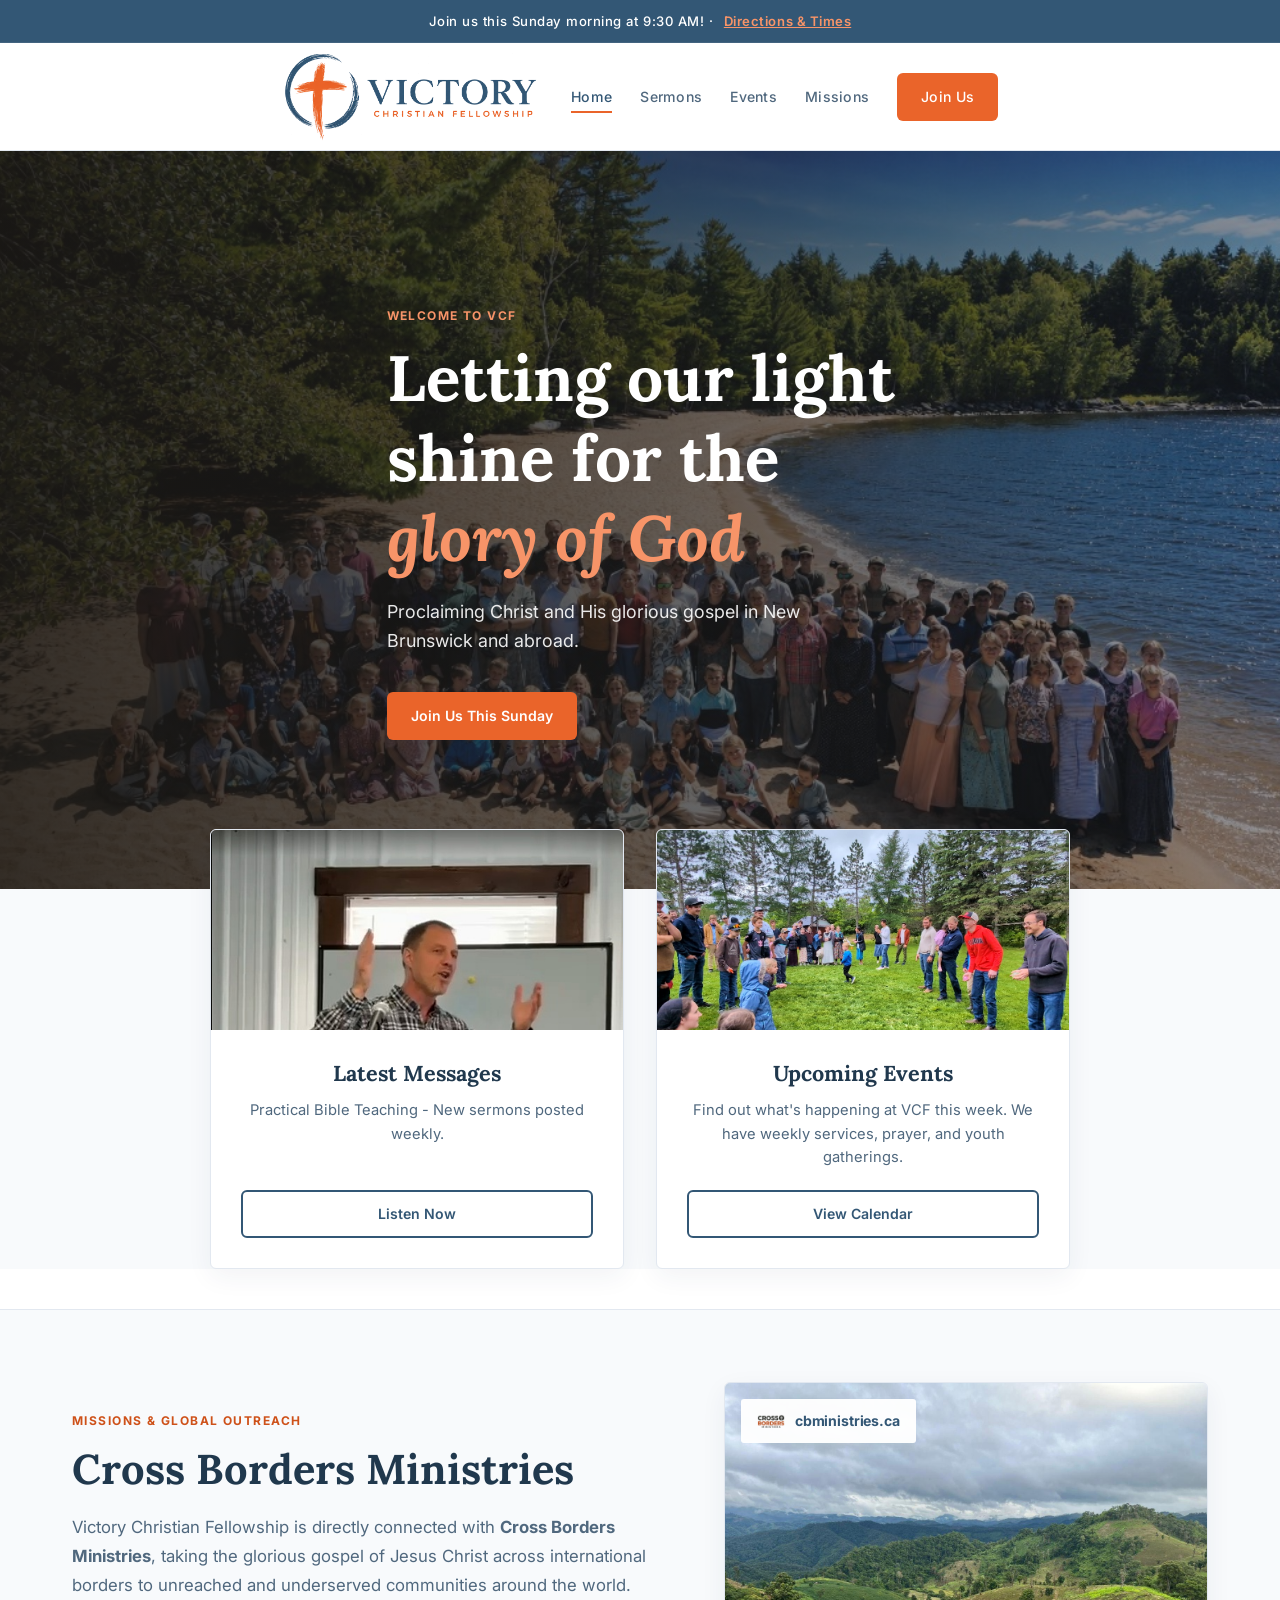
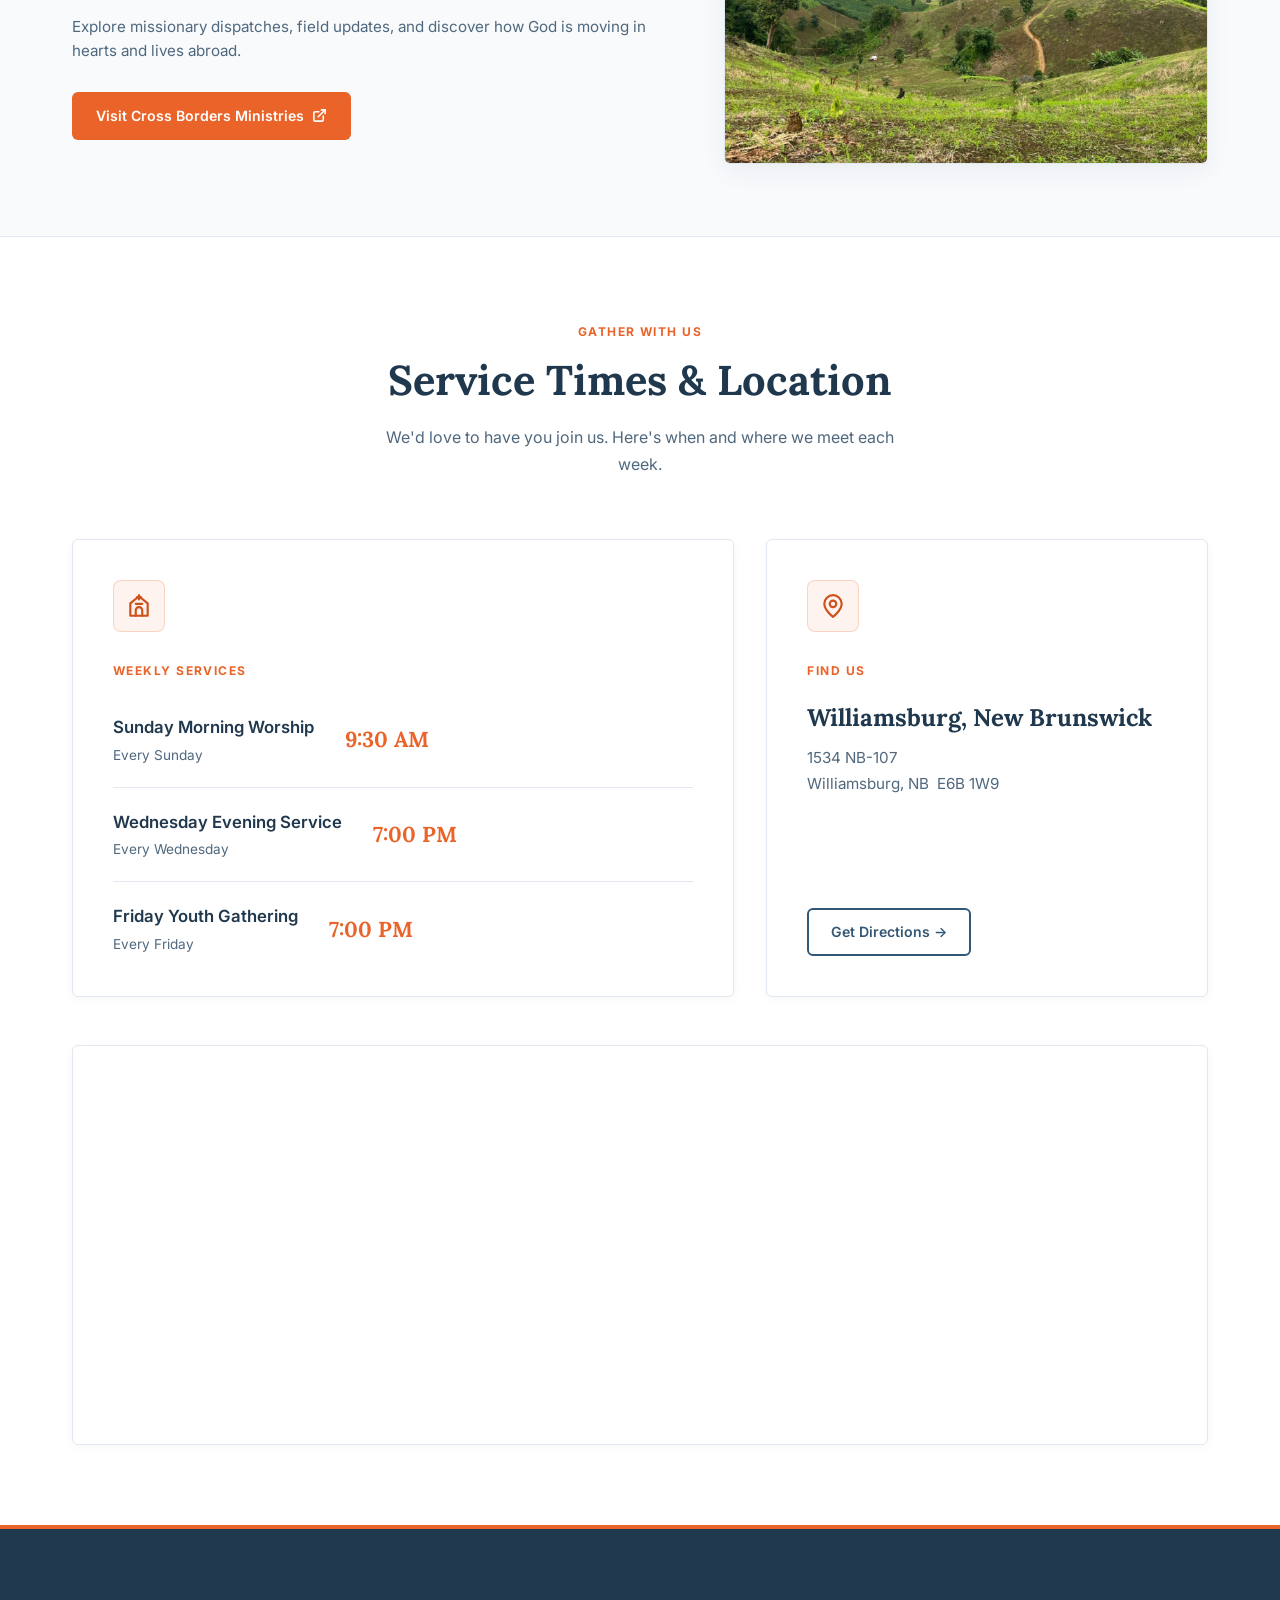
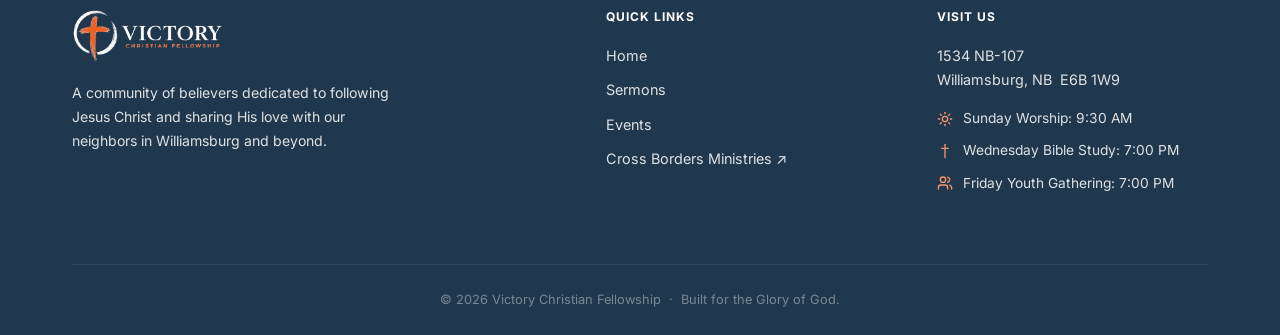
<file: index.html>
<!DOCTYPE html>
<html lang="en">
<head>
    <meta charset="UTF-8">
    <meta name="viewport" content="width=device-width, initial-scale=1.0">
    <title>Victory Christian Fellowship | Williamsburg, NB</title>
    <meta name="description" content="Victory Christian Fellowship in Williamsburg, NB. A community of believers following Jesus Christ and sharing His love.">
    <link rel="stylesheet" href="style.css?v=18.0">
    <link rel="icon" type="image/png" sizes="32x32" href="favicon-32x32.png?v=1.0">
    <link rel="icon" type="image/png" sizes="16x16" href="favicon-16x16.png?v=1.0">
    <link rel="shortcut icon" href="favicon.ico?v=1.0">
    <link rel="apple-touch-icon" sizes="180x180" href="apple-touch-icon.png?v=1.0">
</head>
<body>

<div class="announcement-bar">
    Join us this Sunday morning at 9:30 AM! · <a href="#location">Directions & Times</a>
</div>

<header id="site-header">
    <div class="container">
        <div class="nav-inner">
            <a href="index.html" class="logo">
                <img src="assets/logo.png?v=11.0" alt="Victory Christian Fellowship">
            </a>
            <nav>
                <ul class="nav-links" id="nav-links">
                    <li><a href="index.html" class="active">Home</a></li>
                    <li><a href="sermons.html">Sermons</a></li>
                    <li><a href="events.html">Events</a></li>
                    <li><a href="https://www.cbministries.ca" target="_blank" rel="noopener">Missions</a></li>
                    <li><a href="#location" class="btn btn-primary">Join Us</a></li>
                </ul>
            </nav>
            <button class="hamburger" id="mobile-toggle" aria-label="Toggle menu">
                <span></span><span></span><span></span>
            </button>
        </div>
    </div>
</header>

<main>
    <!-- HERO -->
    <section class="hero">
        <img class="hero-img" src="assets/beach-gathering.jpg" alt="VCF Family Beach Gathering">
        <div class="hero-overlay"></div>
        <div class="container">
            <div class="hero-content">
                <span class="section-tag" style="color:var(--gold-light)">Welcome to VCF</span>
                <h1>Letting our light <br>shine for the <br><em>glory of God</em></h1>
                <p>Proclaiming Christ and His glorious gospel in New Brunswick and abroad.</p>
                <div class="hero-btns">
                    <a href="#location" class="btn btn-gold">Join Us This Sunday</a>
                </div>
            </div>
        </div>
    </section>

    <!-- 3-COLUMN FEATURE LINKS -->
    <section style="padding: 0; background: var(--bg-alt);">
        <div class="container">
            <div class="feature-grid">
                <!-- Sermons -->
                <div class="feature-card">
                    <div class="feature-img-wrap">
                        <img src="assets/sermon-preaching.jpg?v=14.0" alt="VCF Sermons & Teaching" style="object-position: top center;">
                    </div>
                    <div class="feature-card-content">
                        <h3>Latest Messages</h3>
                        <p>Practical Bible Teaching - New sermons posted weekly.</p>
                        <a href="sermons.html" class="btn btn-outline-dark">Listen Now</a>
                    </div>
                </div>

                <!-- Upcoming Events -->
                <div class="feature-card">
                    <div class="feature-img-wrap">
                        <img src="assets/community-gathering.jpg?v=12.0" alt="VCF Community Gathering">
                    </div>
                    <div class="feature-card-content">
                        <h3>Upcoming Events</h3>
                        <p>Find out what's happening at VCF this week. We have weekly services, prayer, and youth gatherings.</p>
                        <a href="events.html" class="btn btn-outline-dark">View Calendar</a>
                    </div>
                </div>
            </div>
        </div>
    </section>

    <!-- MISSIONS & GLOBAL OUTREACH PARTNER -->
    <section class="alt-bg" style="padding: 72px 0; border-top: 1px solid var(--border); border-bottom: 1px solid var(--border);">
        <div class="container">
            <div class="story-layout">
                <div>
                    <span class="section-tag" style="color: var(--orange-dark);">Missions &amp; Global Outreach</span>
                    <h2 class="section-heading" style="margin-bottom: 18px;">Cross Borders Ministries</h2>
                    <p style="color: var(--fg-light); font-size: 1.05rem; line-height: 1.7; margin-bottom: 16px;">
                        Victory Christian Fellowship is directly connected with <strong>Cross Borders Ministries</strong>, taking the glorious gospel of Jesus Christ across international borders to unreached and underserved communities around the world.
                    </p>
                    <p style="color: var(--fg-light); font-size: 0.95rem; line-height: 1.6; margin-bottom: 28px;">
                        Explore missionary dispatches, field updates, and discover how God is moving in hearts and lives abroad.
                    </p>
                    <a href="https://www.cbministries.ca" target="_blank" rel="noopener" class="btn btn-primary" style="display: inline-flex; align-items: center; gap: 8px;">
                        <span>Visit Cross Borders Ministries</span>
                        <svg width="15" height="15" viewBox="0 0 24 24" fill="none" stroke="currentColor" stroke-width="2.5" stroke-linecap="round" stroke-linejoin="round"><path d="M18 13v6a2 2 0 0 1-2 2H5a2 2 0 0 1-2-2V8a2 2 0 0 1 2-2h6"/><polyline points="15 3 21 3 21 9"/><line x1="10" y1="14" x2="21" y2="3"/></svg>
                    </a>
                </div>
                <div class="story-img-wrap" style="position: relative;">
                    <img src="assets/cbm-hero.jpg" alt="Cross Borders Ministries Global Outreach" style="width: 100%; height: 380px; object-fit: cover; display: block;">
                    <div style="position: absolute; top: 16px; left: 16px; background: rgba(255,255,255,0.96); padding: 8px 16px; border-radius: var(--radius-sm); display: flex; align-items: center; gap: 10px; box-shadow: var(--shadow-sm);">
                        <img src="assets/cbm-logo.png" alt="CBM Emblem" style="width: 28px; height: 28px; object-fit: contain;">
                        <span style="font-weight: 700; font-size: 0.88rem; color: var(--primary); letter-spacing: -0.01em;">cbministries.ca</span>
                    </div>
                </div>
            </div>
        </div>
    </section>

    <!-- SERVICE TIMES & LOCATION -->
    <section id="location">
        <div class="container">
            <div class="text-center" style="margin-bottom:60px">
                <span class="section-tag">Gather With Us</span>
                <h2 class="section-heading">Service Times &amp; Location</h2>
                <p style="color:var(--fg-light);max-width:520px;margin:0 auto">We'd love to have you join us. Here's when and where we meet each week.</p>
            </div>

            <div class="location-grid">
                <!-- Times -->
                <div class="card">
                    <div class="icon-badge" aria-hidden="true">
                        <svg width="26" height="26" viewBox="0 0 24 24" fill="none" stroke="currentColor" stroke-width="2" stroke-linecap="round" stroke-linejoin="round">
                            <path d="m12 3-8 6.5V21h16V9.5L12 3z"/>
                            <path d="M12 2v4"/>
                            <path d="M10 4h4"/>
                            <path d="M9 21v-5a3 3 0 0 1 6 0v5"/>
                            <path d="M9 10h6"/>
                        </svg>
                    </div>
                    <span class="section-tag">Weekly Services</span>
                    <div class="service-item">
                        <div>
                            <div class="service-name">Sunday Morning Worship</div>
                            <div class="service-day">Every Sunday</div>
                        </div>
                        <div class="service-time">9:30 AM</div>
                    </div>
                    <div class="service-item">
                        <div>
                            <div class="service-name">Wednesday Evening Service</div>
                            <div class="service-day">Every Wednesday</div>
                        </div>
                        <div class="service-time">7:00 PM</div>
                    </div>
                    <div class="service-item">
                        <div>
                            <div class="service-name">Friday Youth Gathering</div>
                            <div class="service-day">Every Friday</div>
                        </div>
                        <div class="service-time">7:00 PM</div>
                    </div>
                </div>

                <!-- Address -->
                <div class="card" style="display:flex;flex-direction:column;justify-content:space-between">
                    <div>
                        <div class="icon-badge" aria-hidden="true">
                            <svg width="26" height="26" viewBox="0 0 24 24" fill="none" stroke="currentColor" stroke-width="2" stroke-linecap="round" stroke-linejoin="round">
                                <path d="M20 10c0 6-8 12-8 12s-8-6-8-12a8 8 0 0 1 16 0Z"/>
                                <circle cx="12" cy="10" r="3"/>
                            </svg>
                        </div>
                        <span class="section-tag">Find Us</span>
                        <h3 style="font-size:1.5rem;margin:10px 0 12px;font-family:'Lora',serif">Williamsburg, New Brunswick</h3>
                        <p style="color:var(--fg-light);font-size:.95rem;margin-bottom:8px">1534 NB-107<br>Williamsburg, NB &nbsp;E6B 1W9</p>
                    </div>
                    <a href="https://www.google.com/maps/dir/?api=1&destination=1534+NB-107,+Williamsburg,+NB+E6B+1W9" target="_blank" class="btn btn-outline-dark" style="margin-top:28px;align-self:flex-start">
                        Get Directions →
                    </a>
                </div>
            </div>

            <!-- Map -->
            <div class="map-wrap">
                <iframe src="https://www.google.com/maps/embed?pb=!1m18!1m12!1m3!1d2759.5668989523!2d-66.7454!3d46.2847!2m3!1f0!2f0!3f0!3m2!1i1024!2i768!4f13.1!3m3!1m2!1s0x4ca4309328286a63%3A0xc3f7a4a2b9f3f3!2s1534%20NB-107%2C%20Williamsburg%2C%20NB%20E6B%201W9!5e1!3m2!1sen!2sca!4v1714132000000!5m2!1sen!2sca" allowfullscreen loading="lazy"></iframe>
            </div>
        </div>
    </section>
</main>

<footer>
    <div class="container">
        <div class="footer-grid">
            <div class="footer-brand">
                <img src="assets/logo-light.png?v=11.0" alt="Victory Christian Fellowship" class="footer-logo-img">
                <p>A community of believers dedicated to following Jesus Christ and sharing His love with our neighbors in Williamsburg and beyond.</p>
            </div>
            <div>
                <h4>Quick Links</h4>
                <ul class="footer-links">
                    <li><a href="index.html">Home</a></li>
                    <li><a href="sermons.html">Sermons</a></li>
                    <li><a href="events.html">Events</a></li>
                    <li><a href="https://www.cbministries.ca" target="_blank" rel="noopener">Cross Borders Ministries ↗</a></li>
                </ul>
            </div>
            <div>
                <h4>Visit Us</h4>
                <p style="margin-bottom:14px">1534 NB-107<br>Williamsburg, NB &nbsp;E6B 1W9</p>
                <ul class="footer-schedule">
                    <li class="footer-schedule-item">
                        <svg width="15" height="15" viewBox="0 0 24 24" fill="none" stroke="currentColor" stroke-width="2" stroke-linecap="round" stroke-linejoin="round">
                            <circle cx="12" cy="12" r="4"/><path d="M12 2v2"/><path d="M12 20v2"/><path d="m4.93 4.93 1.41 1.41"/><path d="m17.66 17.66 1.41 1.41"/><path d="M2 12h2"/><path d="M20 12h2"/><path d="m6.34 17.66-1.41 1.41"/><path d="m19.07 4.93-1.41 1.41"/>
                        </svg>
                        <span>Sunday Worship: 9:30 AM</span>
                    </li>
                    <li class="footer-schedule-item">
                        <svg width="15" height="15" viewBox="0 0 24 24" fill="none" stroke="currentColor" stroke-width="2" stroke-linecap="round" stroke-linejoin="round">
                            <path d="M12 2v20"/><path d="M7 8h10"/>
                        </svg>
                        <span>Wednesday Bible Study: 7:00 PM</span>
                    </li>
                    <li class="footer-schedule-item">
                        <svg width="15" height="15" viewBox="0 0 24 24" fill="none" stroke="currentColor" stroke-width="2" stroke-linecap="round" stroke-linejoin="round">
                            <path d="M16 21v-2a4 4 0 0 0-4-4H6a4 4 0 0 0-4 4v2"/><circle cx="9" cy="7" r="4"/><path d="M22 21v-2a4 4 0 0 0-3-3.87"/><path d="M16 3.13a4 4 0 0 1 0 7.75"/>
                        </svg>
                        <span>Friday Youth Gathering: 7:00 PM</span>
                    </li>
                </ul>
            </div>
        </div>
        <div class="footer-bottom">
            <p>&copy; 2026 Victory Christian Fellowship &nbsp;·&nbsp; Built for the Glory of God.</p>
        </div>
    </div>
</footer>

<script src="app.js"></script>
</body>
</html>
</file>
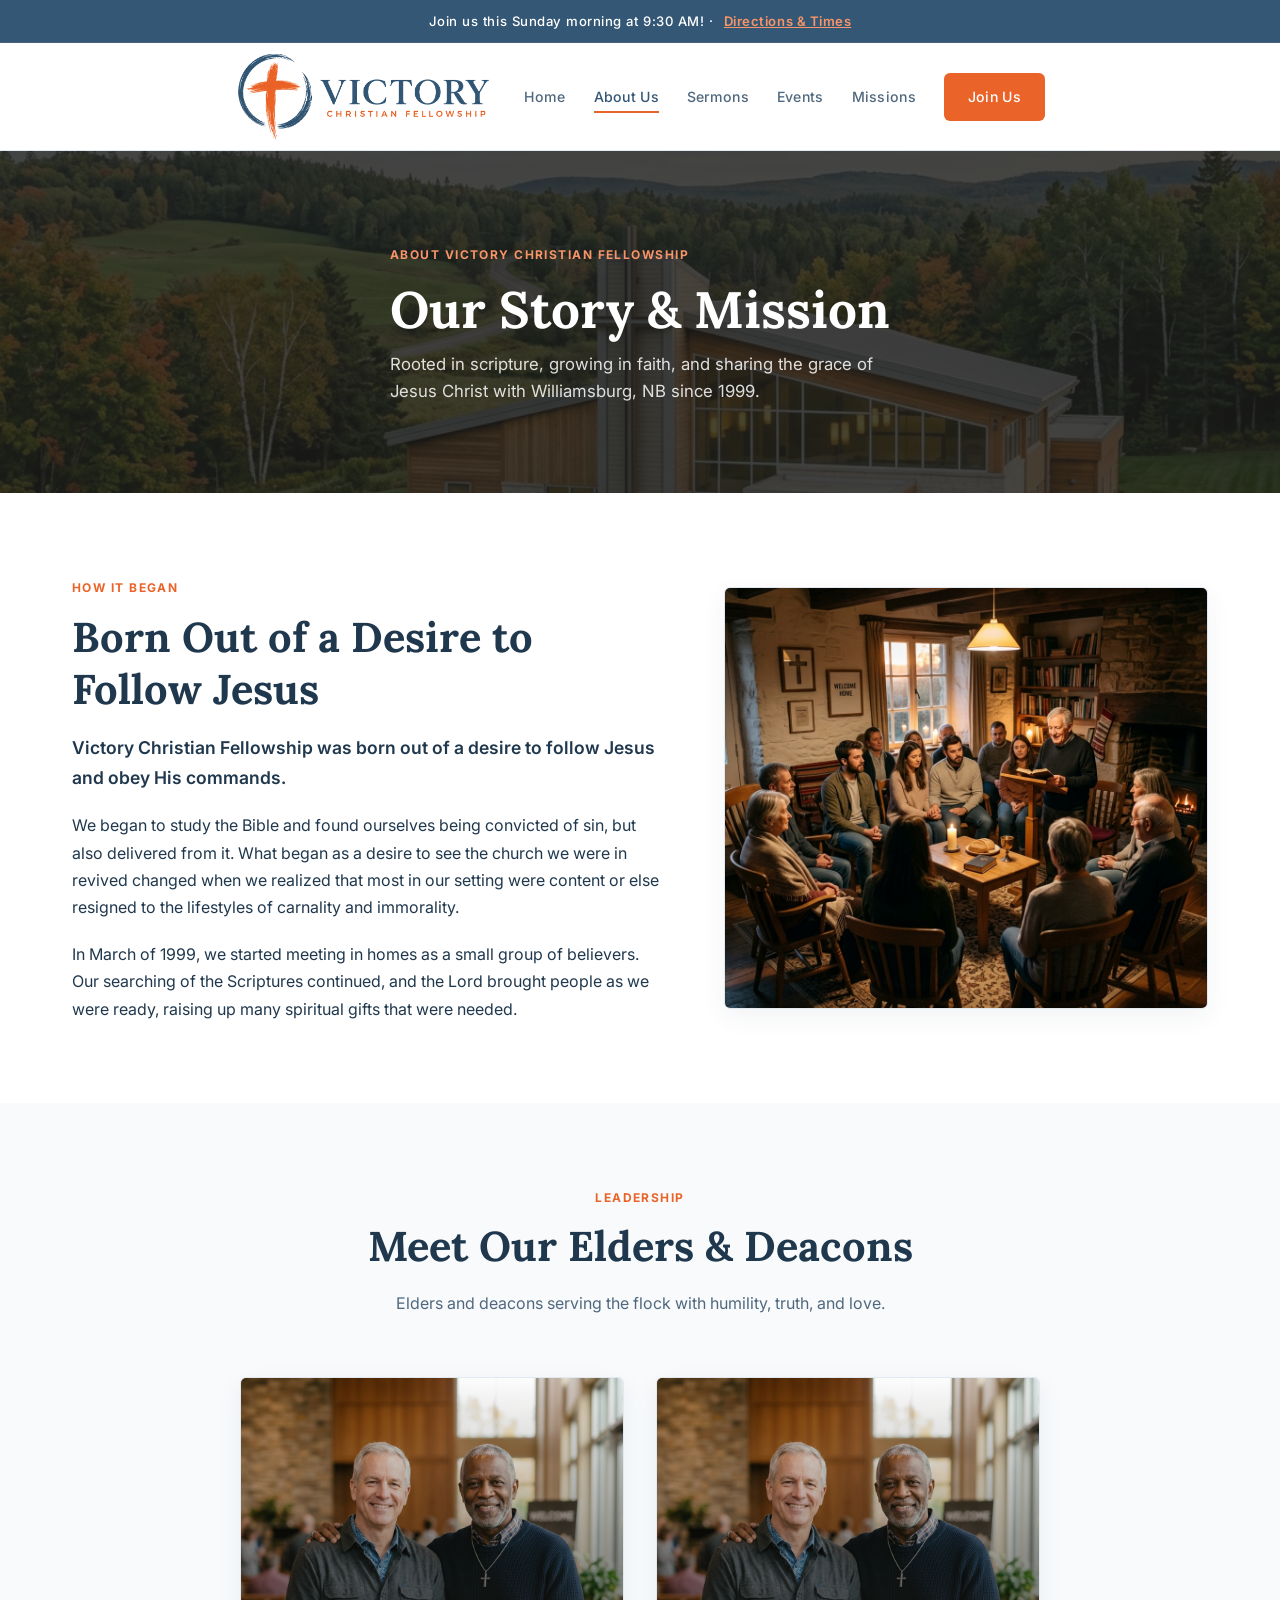
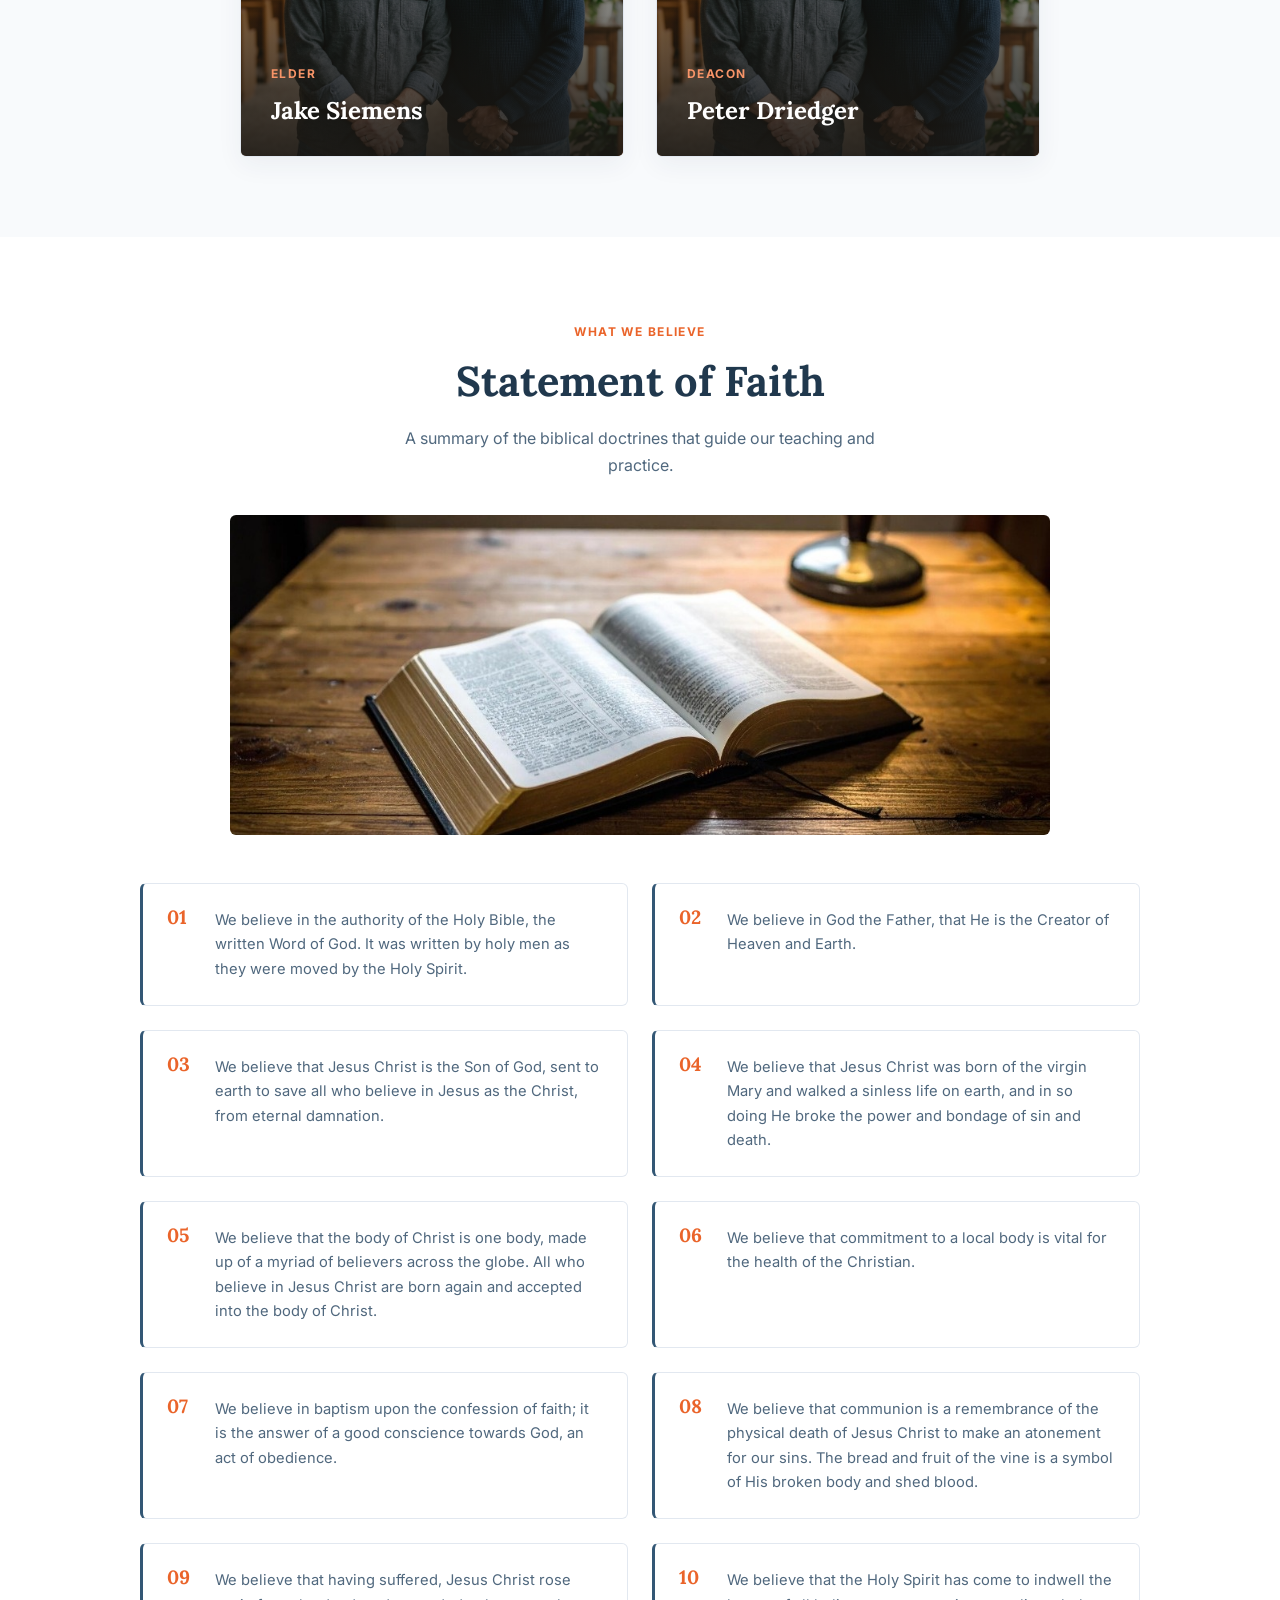
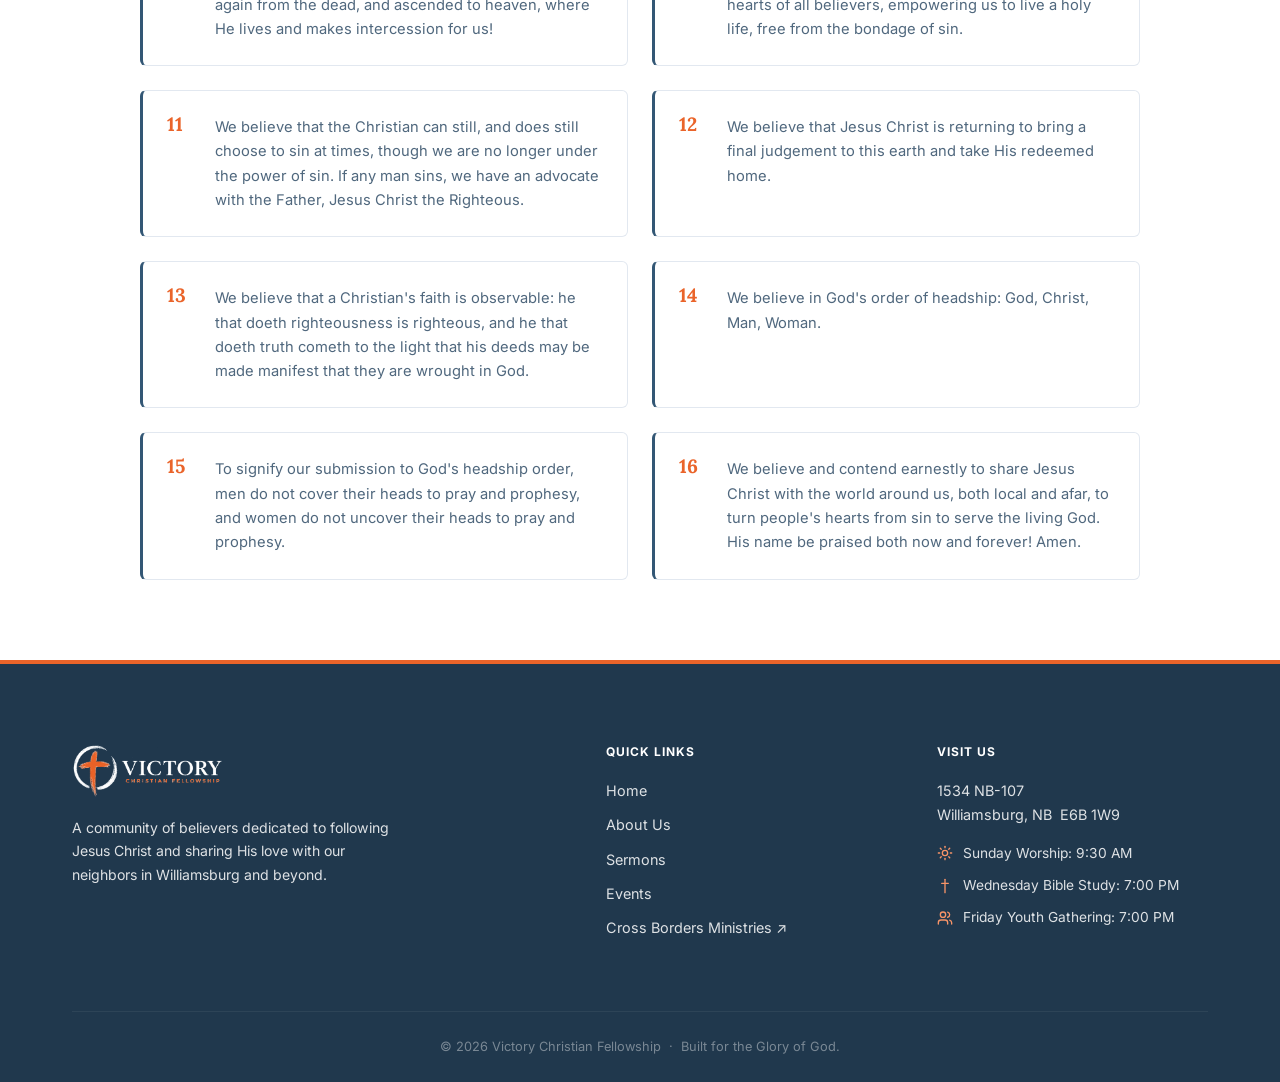
<file: about-page-backup.html>
<!DOCTYPE html>
<html lang="en">
<head>
    <meta charset="UTF-8">
    <meta name="viewport" content="width=device-width, initial-scale=1.0">
    <title>Our Story | Victory Christian Fellowship</title>
    <meta name="description" content="Learn about the history, beliefs, statement of faith, and leadership of Victory Christian Fellowship in Williamsburg, NB.">
    <link rel="stylesheet" href="style.css?v=17.0">
    <link rel="icon" type="image/png" sizes="32x32" href="favicon-32x32.png?v=1.0">
    <link rel="icon" type="image/png" sizes="16x16" href="favicon-16x16.png?v=1.0">
    <link rel="shortcut icon" href="favicon.ico?v=1.0">
    <link rel="apple-touch-icon" sizes="180x180" href="apple-touch-icon.png?v=1.0">
</head>
<body>

<div class="announcement-bar">
    Join us this Sunday morning at 9:30 AM! · <a href="index.html#location">Directions & Times</a>
</div>

<header id="site-header">
    <div class="container">
        <div class="nav-inner">
            <a href="index.html" class="logo">
                <img src="assets/logo.png?v=11.0" alt="Victory Christian Fellowship">
            </a>
            <nav>
                <ul class="nav-links" id="nav-links">
                    <li><a href="index.html">Home</a></li>
                    <li><a href="about.html" class="active">About Us</a></li>
                    <li><a href="sermons.html">Sermons</a></li>
                    <li><a href="events.html">Events</a></li>
                    <li><a href="https://www.cbministries.ca" target="_blank" rel="noopener">Missions</a></li>
                    <li><a href="index.html#location" class="btn btn-primary">Join Us</a></li>
                </ul>
            </nav>
            <button class="hamburger" id="mobile-toggle" aria-label="Toggle menu">
                <span></span><span></span><span></span>
            </button>
        </div>
    </div>
</header>

<main>
    <!-- SHORT HERO -->
    <section class="hero hero--short">
        <img class="hero-img" src="assets/church-exterior.png" alt="Church Exterior">
        <div class="hero-overlay"></div>
        <div class="container">
            <div class="hero-content">
                <span class="section-tag" style="color:var(--gold-light)">About Victory Christian Fellowship</span>
                <h1>Our Story &amp; Mission</h1>
                <p>Rooted in scripture, growing in faith, and sharing the grace of Jesus Christ with Williamsburg, NB since 1999.</p>
            </div>
        </div>
    </section>

    <!-- STORY SECTION -->
    <section>
        <div class="container">
            <div class="story-layout">
                <div>
                    <span class="section-tag">How It Began</span>
                    <h2 class="section-heading">Born Out of a Desire to Follow Jesus</h2>
                    <p style="font-size: 1.1rem; margin-bottom: 20px; color: var(--fg); font-weight: 600;">Victory Christian Fellowship was born out of a desire to follow Jesus and obey His commands.</p>
                    <p>We began to study the Bible and found ourselves being convicted of sin, but also delivered from it. What began as a desire to see the church we were in revived changed when we realized that most in our setting were content or else resigned to the lifestyles of carnality and immorality.</p>
                    <p style="margin-top: 20px;">In March of 1999, we started meeting in homes as a small group of believers. Our searching of the Scriptures continued, and the Lord brought people as we were ready, raising up many spiritual gifts that were needed.</p>
                </div>
                <div class="story-img-wrap">
                    <img src="assets/story.png" alt="Church Beginnings">
                </div>
            </div>
        </div>
    </section>

    <!-- LEADERSHIP SECTION -->
    <section class="alt-bg">
        <div class="container">
            <div class="text-center" style="margin-bottom: 60px;">
                <span class="section-tag">Leadership</span>
                <h2 class="section-heading">Meet Our Elders &amp; Deacons</h2>
                <p style="color:var(--fg-light);max-width:520px;margin:0 auto">Elders and deacons serving the flock with humility, truth, and love.</p>
            </div>
            
            <div class="grid-2">
                <div class="premium-card">
                    <img src="assets/leadership.png" alt="Jake Siemens">
                    <div class="gradient"></div>
                    <div class="content">
                        <span class="section-tag" style="color: var(--gold-light);">Elder</span>
                        <h3>Jake Siemens</h3>
                    </div>
                </div>
                <div class="premium-card">
                    <img src="assets/leadership.png" alt="Peter Driedger">
                    <div class="gradient"></div>
                    <div class="content">
                        <span class="section-tag" style="color: var(--gold-light);">Deacon</span>
                        <h3>Peter Driedger</h3>
                    </div>
                </div>
            </div>
        </div>
    </section>

    <!-- STATEMENT OF FAITH -->
    <section id="beliefs">
        <div class="container">
            <div class="text-center" style="margin-bottom: 36px;">
                <span class="section-tag">What We Believe</span>
                <h2 class="section-heading">Statement of Faith</h2>
                <p style="color:var(--fg-light);max-width:520px;margin:0 auto">A summary of the biblical doctrines that guide our teaching and practice.</p>
            </div>

            <div style="max-width:820px;margin:0 auto 48px;border-radius:var(--radius);overflow:hidden;box-shadow:var(--shadow-md)">
                <img src="assets/our-beliefs.jpg?v=1.0" alt="Holy Bible - Word of God" style="width:100%;height:320px;object-fit:cover;display:block">
            </div>

            <div class="faith-list">
                <div class="faith-item">
                    <div class="faith-num">01</div>
                    <div>
                        <p>We believe in the authority of the Holy Bible, the written Word of God. It was written by holy men as they were moved by the Holy Spirit.</p>
                    </div>
                </div>
                <div class="faith-item">
                    <div class="faith-num">02</div>
                    <div>
                        <p>We believe in God the Father, that He is the Creator of Heaven and Earth.</p>
                    </div>
                </div>
                <div class="faith-item">
                    <div class="faith-num">03</div>
                    <div>
                        <p>We believe that Jesus Christ is the Son of God, sent to earth to save all who believe in Jesus as the Christ, from eternal damnation.</p>
                    </div>
                </div>
                <div class="faith-item">
                    <div class="faith-num">04</div>
                    <div>
                        <p>We believe that Jesus Christ was born of the virgin Mary and walked a sinless life on earth, and in so doing He broke the power and bondage of sin and death.</p>
                    </div>
                </div>
                <div class="faith-item">
                    <div class="faith-num">05</div>
                    <div>
                        <p>We believe that the body of Christ is one body, made up of a myriad of believers across the globe. All who believe in Jesus Christ are born again and accepted into the body of Christ.</p>
                    </div>
                </div>
                <div class="faith-item">
                    <div class="faith-num">06</div>
                    <div>
                        <p>We believe that commitment to a local body is vital for the health of the Christian.</p>
                    </div>
                </div>
                <div class="faith-item">
                    <div class="faith-num">07</div>
                    <div>
                        <p>We believe in baptism upon the confession of faith; it is the answer of a good conscience towards God, an act of obedience.</p>
                    </div>
                </div>
                <div class="faith-item">
                    <div class="faith-num">08</div>
                    <div>
                        <p>We believe that communion is a remembrance of the physical death of Jesus Christ to make an atonement for our sins. The bread and fruit of the vine is a symbol of His broken body and shed blood.</p>
                    </div>
                </div>
                <div class="faith-item">
                    <div class="faith-num">09</div>
                    <div>
                        <p>We believe that having suffered, Jesus Christ rose again from the dead, and ascended to heaven, where He lives and makes intercession for us!</p>
                    </div>
                </div>
                <div class="faith-item">
                    <div class="faith-num">10</div>
                    <div>
                        <p>We believe that the Holy Spirit has come to indwell the hearts of all believers, empowering us to live a holy life, free from the bondage of sin.</p>
                    </div>
                </div>
                <div class="faith-item">
                    <div class="faith-num">11</div>
                    <div>
                        <p>We believe that the Christian can still, and does still choose to sin at times, though we are no longer under the power of sin. If any man sins, we have an advocate with the Father, Jesus Christ the Righteous.</p>
                    </div>
                </div>
                <div class="faith-item">
                    <div class="faith-num">12</div>
                    <div>
                        <p>We believe that Jesus Christ is returning to bring a final judgement to this earth and take His redeemed home.</p>
                    </div>
                </div>
                <div class="faith-item">
                    <div class="faith-num">13</div>
                    <div>
                        <p>We believe that a Christian's faith is observable: he that doeth righteousness is righteous, and he that doeth truth cometh to the light that his deeds may be made manifest that they are wrought in God.</p>
                    </div>
                </div>
                <div class="faith-item">
                    <div class="faith-num">14</div>
                    <div>
                        <p>We believe in God's order of headship: God, Christ, Man, Woman.</p>
                    </div>
                </div>
                <div class="faith-item">
                    <div class="faith-num">15</div>
                    <div>
                        <p>To signify our submission to God's headship order, men do not cover their heads to pray and prophesy, and women do not uncover their heads to pray and prophesy.</p>
                    </div>
                </div>
                <div class="faith-item">
                    <div class="faith-num">16</div>
                    <div>
                        <p>We believe and contend earnestly to share Jesus Christ with the world around us, both local and afar, to turn people's hearts from sin to serve the living God. His name be praised both now and forever! Amen.</p>
                    </div>
                </div>
            </div>
        </div>
    </section>
</main>

<footer>
    <div class="container">
        <div class="footer-grid">
            <div class="footer-brand">
                <img src="assets/logo-light.png?v=11.0" alt="Victory Christian Fellowship" class="footer-logo-img">
                <p>A community of believers dedicated to following Jesus Christ and sharing His love with our neighbors in Williamsburg and beyond.</p>
            </div>
            <div>
                <h4>Quick Links</h4>
                <ul class="footer-links">
                    <li><a href="index.html">Home</a></li>
                    <li><a href="about.html">About Us</a></li>
                    <li><a href="sermons.html">Sermons</a></li>
                    <li><a href="events.html">Events</a></li>
                    <li><a href="https://www.cbministries.ca" target="_blank" rel="noopener">Cross Borders Ministries ↗</a></li>
                </ul>
            </div>
            <div>
                <h4>Visit Us</h4>
                <p style="margin-bottom:14px">1534 NB-107<br>Williamsburg, NB &nbsp;E6B 1W9</p>
                <ul class="footer-schedule">
                    <li class="footer-schedule-item">
                        <svg width="15" height="15" viewBox="0 0 24 24" fill="none" stroke="currentColor" stroke-width="2" stroke-linecap="round" stroke-linejoin="round">
                            <circle cx="12" cy="12" r="4"/><path d="M12 2v2"/><path d="M12 20v2"/><path d="m4.93 4.93 1.41 1.41"/><path d="m17.66 17.66 1.41 1.41"/><path d="M2 12h2"/><path d="M20 12h2"/><path d="m6.34 17.66-1.41 1.41"/><path d="m19.07 4.93-1.41 1.41"/>
                        </svg>
                        <span>Sunday Worship: 9:30 AM</span>
                    </li>
                    <li class="footer-schedule-item">
                        <svg width="15" height="15" viewBox="0 0 24 24" fill="none" stroke="currentColor" stroke-width="2" stroke-linecap="round" stroke-linejoin="round">
                            <path d="M12 2v20"/><path d="M7 8h10"/>
                        </svg>
                        <span>Wednesday Bible Study: 7:00 PM</span>
                    </li>
                    <li class="footer-schedule-item">
                        <svg width="15" height="15" viewBox="0 0 24 24" fill="none" stroke="currentColor" stroke-width="2" stroke-linecap="round" stroke-linejoin="round">
                            <path d="M16 21v-2a4 4 0 0 0-4-4H6a4 4 0 0 0-4 4v2"/><circle cx="9" cy="7" r="4"/><path d="M22 21v-2a4 4 0 0 0-3-3.87"/><path d="M16 3.13a4 4 0 0 1 0 7.75"/>
                        </svg>
                        <span>Friday Youth Gathering: 7:00 PM</span>
                    </li>
                </ul>
            </div>
        </div>
        <div class="footer-bottom">
            <p>&copy; 2026 Victory Christian Fellowship &nbsp;·&nbsp; Built for the Glory of God.</p>
        </div>
    </div>
</footer>

<script src="app.js"></script>
</body>
</html>
</file>
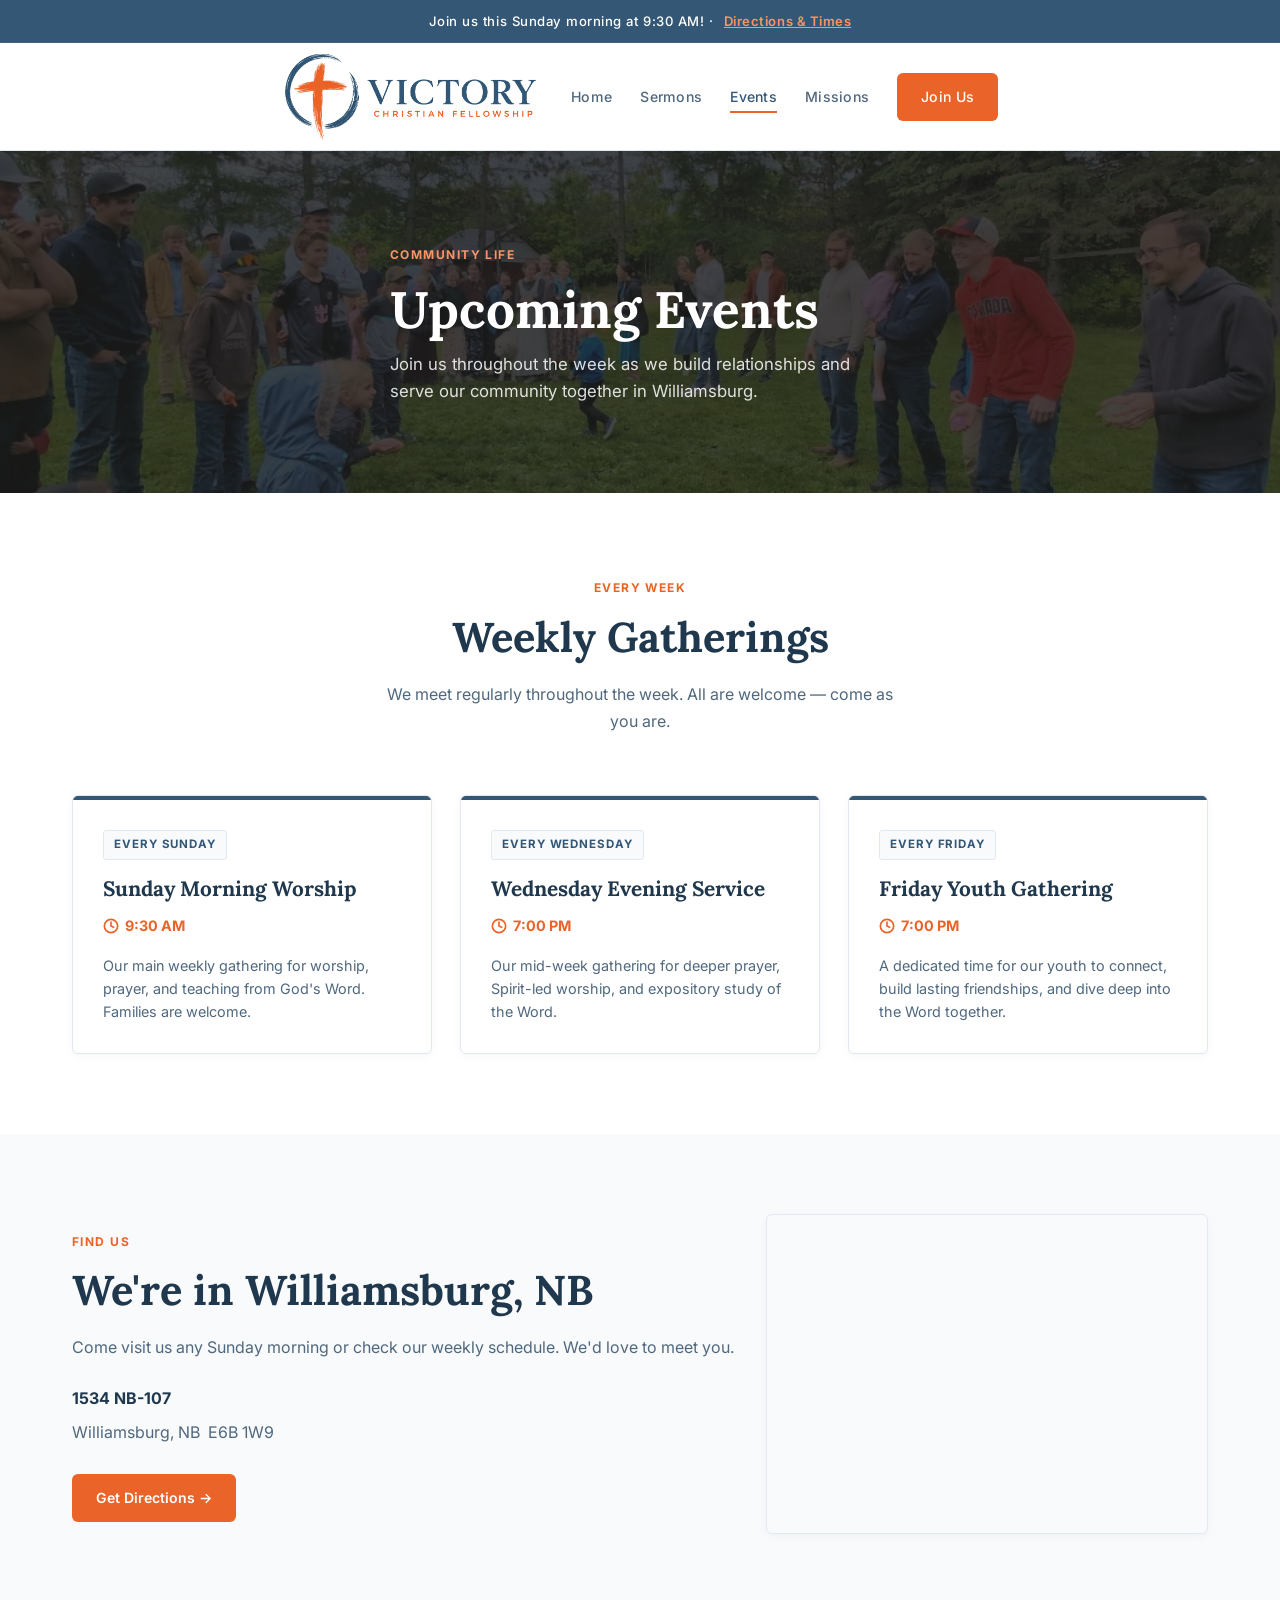
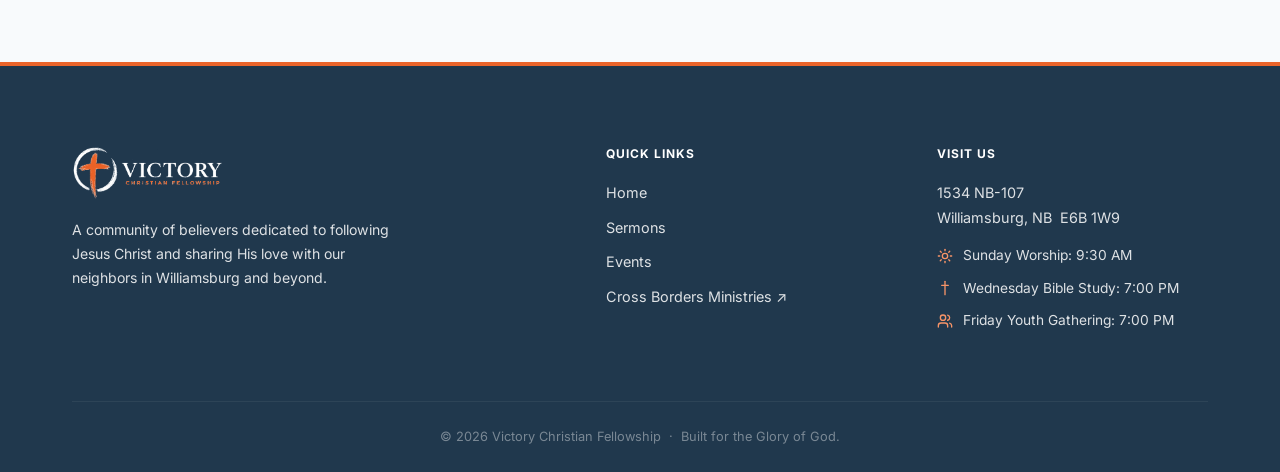
<file: events.html>
<!DOCTYPE html>
<html lang="en">
<head>
    <meta charset="UTF-8">
    <meta name="viewport" content="width=device-width, initial-scale=1.0">
    <title>Upcoming Events | Victory Christian Fellowship</title>
    <meta name="description" content="Join Victory Christian Fellowship for weekly gatherings, worship, prayer services, and youth meetings in Williamsburg, NB.">
    <link rel="stylesheet" href="style.css?v=17.0">
    <link rel="icon" type="image/png" sizes="32x32" href="favicon-32x32.png?v=1.0">
    <link rel="icon" type="image/png" sizes="16x16" href="favicon-16x16.png?v=1.0">
    <link rel="shortcut icon" href="favicon.ico?v=1.0">
    <link rel="apple-touch-icon" sizes="180x180" href="apple-touch-icon.png?v=1.0">
</head>
<body>

<div class="announcement-bar">
    Join us this Sunday morning at 9:30 AM! · <a href="#location">Directions & Times</a>
</div>

<header id="site-header">
    <div class="container">
        <div class="nav-inner">
            <a href="index.html" class="logo">
                <img src="assets/logo.png?v=11.0" alt="Victory Christian Fellowship">
            </a>
            <nav>
                <ul class="nav-links" id="nav-links">
                    <li><a href="index.html">Home</a></li>
                    <li><a href="sermons.html">Sermons</a></li>
                    <li><a href="events.html" class="active">Events</a></li>
                    <li><a href="https://www.cbministries.ca" target="_blank" rel="noopener">Missions</a></li>
                    <li><a href="index.html#location" class="btn btn-primary">Join Us</a></li>
                </ul>
            </nav>
            <button class="hamburger" id="mobile-toggle" aria-label="Toggle menu">
                <span></span><span></span><span></span>
            </button>
        </div>
    </div>
</header>

<main>
    <!-- HERO -->
    <section class="hero hero--short">
        <img class="hero-img" src="assets/events-bg.jpg?v=12.0" alt="VCF Community Gathering">
        <div class="hero-overlay"></div>
        <div class="container">
            <div class="hero-content">
                <span class="section-tag" style="color:var(--gold-light)">Community Life</span>
                <h1>Upcoming Events</h1>
                <p>Join us throughout the week as we build relationships and serve our community together in Williamsburg.</p>
            </div>
        </div>
    </section>

    <!-- WEEKLY GATHERINGS -->
    <section>
        <div class="container">
            <div class="text-center" style="margin-bottom:60px">
                <span class="section-tag">Every Week</span>
                <h2 class="section-heading">Weekly Gatherings</h2>
                <p style="color:var(--fg-light);max-width:520px;margin:0 auto">We meet regularly throughout the week. All are welcome — come as you are.</p>
            </div>

            <div class="events-grid">
                <!-- Sunday -->
                <div class="event-card">
                    <div class="event-card-accent"></div>
                    <div class="event-card-body">
                        <div class="event-day-badge">Every Sunday</div>
                        <h3>Sunday Morning Worship</h3>
                        <div class="event-card-time">
                            <svg width="16" height="16" viewBox="0 0 24 24" fill="none" stroke="currentColor" stroke-width="2.5" stroke-linecap="round" stroke-linejoin="round"><circle cx="12" cy="12" r="10"/><polyline points="12 6 12 12 16 14"/></svg>
                            9:30 AM
                        </div>
                        <p>Our main weekly gathering for worship, prayer, and teaching from God's Word. Families are welcome.</p>
                    </div>
                </div>

                <!-- Wednesday -->
                <div class="event-card">
                    <div class="event-card-accent"></div>
                    <div class="event-card-body">
                        <div class="event-day-badge">Every Wednesday</div>
                        <h3>Wednesday Evening Service</h3>
                        <div class="event-card-time">
                            <svg width="16" height="16" viewBox="0 0 24 24" fill="none" stroke="currentColor" stroke-width="2.5" stroke-linecap="round" stroke-linejoin="round"><circle cx="12" cy="12" r="10"/><polyline points="12 6 12 12 16 14"/></svg>
                            7:00 PM
                        </div>
                        <p>Our mid-week gathering for deeper prayer, Spirit-led worship, and expository study of the Word.</p>
                    </div>
                </div>

                <!-- Friday -->
                <div class="event-card">
                    <div class="event-card-accent"></div>
                    <div class="event-card-body">
                        <div class="event-day-badge">Every Friday</div>
                        <h3>Friday Youth Gathering</h3>
                        <div class="event-card-time">
                            <svg width="16" height="16" viewBox="0 0 24 24" fill="none" stroke="currentColor" stroke-width="2.5" stroke-linecap="round" stroke-linejoin="round"><circle cx="12" cy="12" r="10"/><polyline points="12 6 12 12 16 14"/></svg>
                            7:00 PM
                        </div>
                        <p>A dedicated time for our youth to connect, build lasting friendships, and dive deep into the Word together.</p>
                    </div>
                </div>
            </div>
        </div>
    </section>

    <!-- LOCATION STRIP -->
    <section class="alt-bg">
        <div class="container">
            <div class="location-grid" style="align-items:center">
                <div>
                    <span class="section-tag">Find Us</span>
                    <h2 class="section-heading">We're in Williamsburg, NB</h2>
                    <p style="color:var(--fg-light);margin-bottom:24px">Come visit us any Sunday morning or check our weekly schedule. We'd love to meet you.</p>
                    <p style="font-weight:700;margin-bottom:6px">1534 NB-107</p>
                    <p style="color:var(--fg-light);margin-bottom:28px">Williamsburg, NB &nbsp;E6B 1W9</p>
                    <a href="https://www.google.com/maps/dir/?api=1&destination=1534+NB-107,+Williamsburg,+NB+E6B+1W9" target="_blank" class="btn btn-primary">Get Directions →</a>
                </div>
                <div class="map-wrap" style="height:320px">
                    <iframe src="https://www.google.com/maps/embed?pb=!1m18!1m12!1m3!1d2759.5668989523!2d-66.7454!3d46.2847!2m3!1f0!2f0!3f0!3m2!1i1024!2i768!4f13.1!3m3!1m2!1s0x4ca4309328286a63%3A0xc3f7a4a2b9f3f3!2s1534%20NB-107%2C%20Williamsburg%2C%20NB%20E6B%201W9!5e1!3m2!1sen!2sca!4v1714132000000!5m2!1sen!2sca" allowfullscreen loading="lazy"></iframe>
                </div>
            </div>
        </div>
    </section>
</main>

<footer>
    <div class="container">
        <div class="footer-grid">
            <div class="footer-brand">
                <img src="assets/logo-light.png?v=11.0" alt="Victory Christian Fellowship" class="footer-logo-img">
                <p>A community of believers dedicated to following Jesus Christ and sharing His love with our neighbors in Williamsburg and beyond.</p>
            </div>
            <div>
                <h4>Quick Links</h4>
                <ul class="footer-links">
                    <li><a href="index.html">Home</a></li>
                    <li><a href="sermons.html">Sermons</a></li>
                    <li><a href="events.html">Events</a></li>
                    <li><a href="https://www.cbministries.ca" target="_blank" rel="noopener">Cross Borders Ministries ↗</a></li>
                </ul>
            </div>
            <div>
                <h4>Visit Us</h4>
                <p style="margin-bottom:14px">1534 NB-107<br>Williamsburg, NB &nbsp;E6B 1W9</p>
                <ul class="footer-schedule">
                    <li class="footer-schedule-item">
                        <svg width="15" height="15" viewBox="0 0 24 24" fill="none" stroke="currentColor" stroke-width="2" stroke-linecap="round" stroke-linejoin="round">
                            <circle cx="12" cy="12" r="4"/><path d="M12 2v2"/><path d="M12 20v2"/><path d="m4.93 4.93 1.41 1.41"/><path d="m17.66 17.66 1.41 1.41"/><path d="M2 12h2"/><path d="M20 12h2"/><path d="m6.34 17.66-1.41 1.41"/><path d="m19.07 4.93-1.41 1.41"/>
                        </svg>
                        <span>Sunday Worship: 9:30 AM</span>
                    </li>
                    <li class="footer-schedule-item">
                        <svg width="15" height="15" viewBox="0 0 24 24" fill="none" stroke="currentColor" stroke-width="2" stroke-linecap="round" stroke-linejoin="round">
                            <path d="M12 2v20"/><path d="M7 8h10"/>
                        </svg>
                        <span>Wednesday Bible Study: 7:00 PM</span>
                    </li>
                    <li class="footer-schedule-item">
                        <svg width="15" height="15" viewBox="0 0 24 24" fill="none" stroke="currentColor" stroke-width="2" stroke-linecap="round" stroke-linejoin="round">
                            <path d="M16 21v-2a4 4 0 0 0-4-4H6a4 4 0 0 0-4 4v2"/><circle cx="9" cy="7" r="4"/><path d="M22 21v-2a4 4 0 0 0-3-3.87"/><path d="M16 3.13a4 4 0 0 1 0 7.75"/>
                        </svg>
                        <span>Friday Youth Gathering: 7:00 PM</span>
                    </li>
                </ul>
            </div>
        </div>
        <div class="footer-bottom">
            <p>&copy; 2026 Victory Christian Fellowship &nbsp;·&nbsp; Built for the Glory of God.</p>
        </div>
    </div>
</footer>

<script src="app.js"></script>
</body>
</html>
</file>
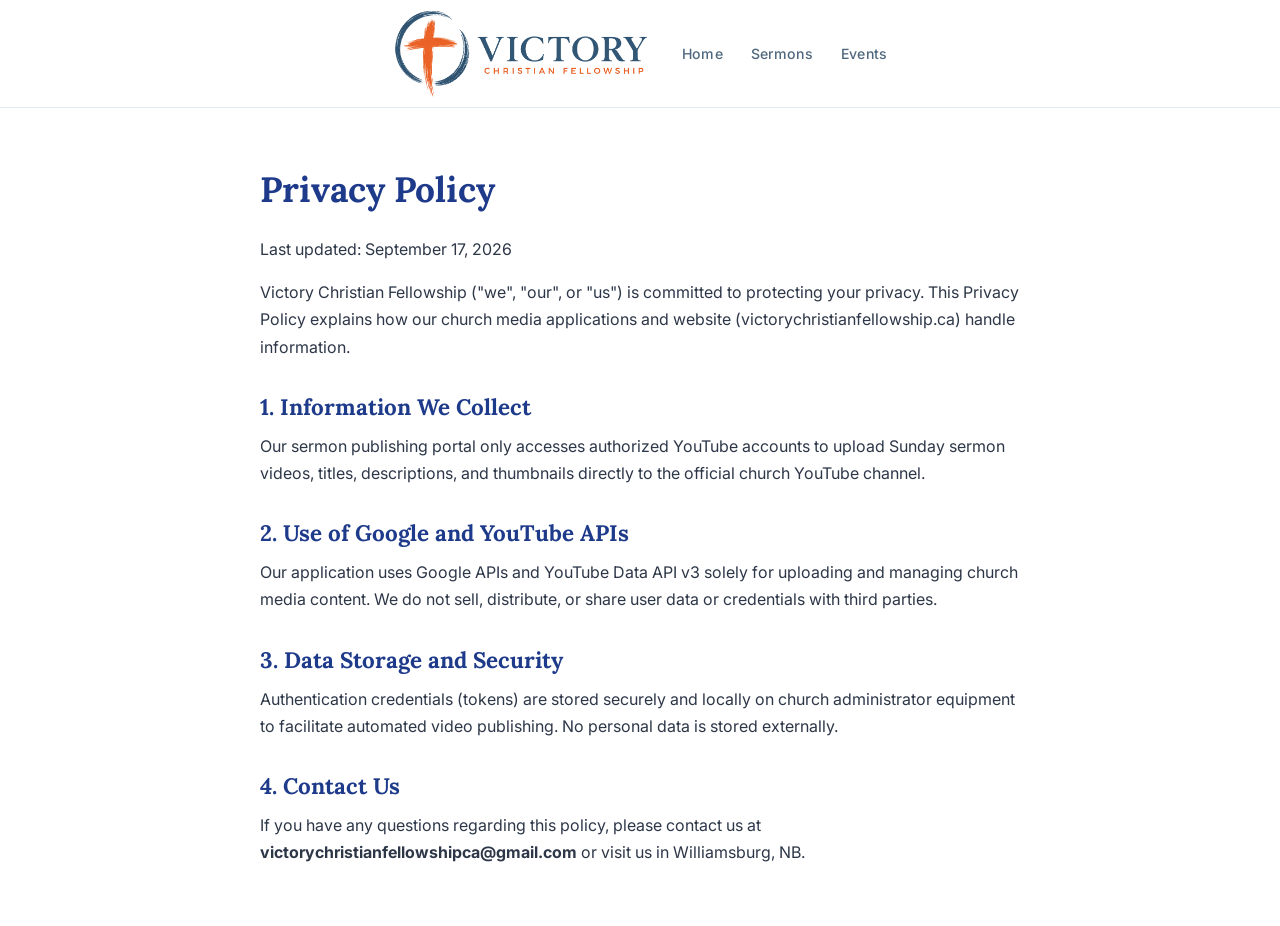
<file: privacy.html>
<!DOCTYPE html>
<html lang="en">
<head>
    <meta charset="UTF-8">
    <meta name="viewport" content="width=device-width, initial-scale=1.0">
    <title>Privacy Policy | Victory Christian Fellowship</title>
    <link rel="stylesheet" href="style.css?v=18.0">
    <link rel="icon" type="image/png" sizes="32x32" href="favicon-32x32.png?v=1.0">
    <style>
        .legal-content {
            max-width: 800px;
            margin: 60px auto;
            padding: 0 20px;
            color: #2D3748;
            line-height: 1.7;
        }
        .legal-content h1 { font-size: 2.2rem; margin-bottom: 24px; color: #1E3A8A; }
        .legal-content h2 { font-size: 1.4rem; margin-top: 32px; margin-bottom: 12px; color: #1E3A8A; }
        .legal-content p { margin-bottom: 16px; }
    </style>
</head>
<body>
<header id="site-header">
    <div class="container">
        <div class="nav-inner">
            <a href="index.html" class="logo">
                <img src="assets/logo.png?v=11.0" alt="Victory Christian Fellowship">
            </a>
            <nav>
                <ul class="nav-links">
                    <li><a href="index.html">Home</a></li>
                    <li><a href="sermons.html">Sermons</a></li>
                    <li><a href="events.html">Events</a></li>
                </ul>
            </nav>
        </div>
    </div>
</header>
<main class="legal-content">
    <h1>Privacy Policy</h1>
    <p>Last updated: September 17, 2026</p>
    <p>Victory Christian Fellowship ("we", "our", or "us") is committed to protecting your privacy. This Privacy Policy explains how our church media applications and website (victorychristianfellowship.ca) handle information.</p>
    
    <h2>1. Information We Collect</h2>
    <p>Our sermon publishing portal only accesses authorized YouTube accounts to upload Sunday sermon videos, titles, descriptions, and thumbnails directly to the official church YouTube channel.</p>
    
    <h2>2. Use of Google and YouTube APIs</h2>
    <p>Our application uses Google APIs and YouTube Data API v3 solely for uploading and managing church media content. We do not sell, distribute, or share user data or credentials with third parties.</p>

    <h2>3. Data Storage and Security</h2>
    <p>Authentication credentials (tokens) are stored securely and locally on church administrator equipment to facilitate automated video publishing. No personal data is stored externally.</p>

    <h2>4. Contact Us</h2>
    <p>If you have any questions regarding this policy, please contact us at <strong>victorychristianfellowshipca@gmail.com</strong> or visit us in Williamsburg, NB.</p>
</main>
</body>
</html>
</file>
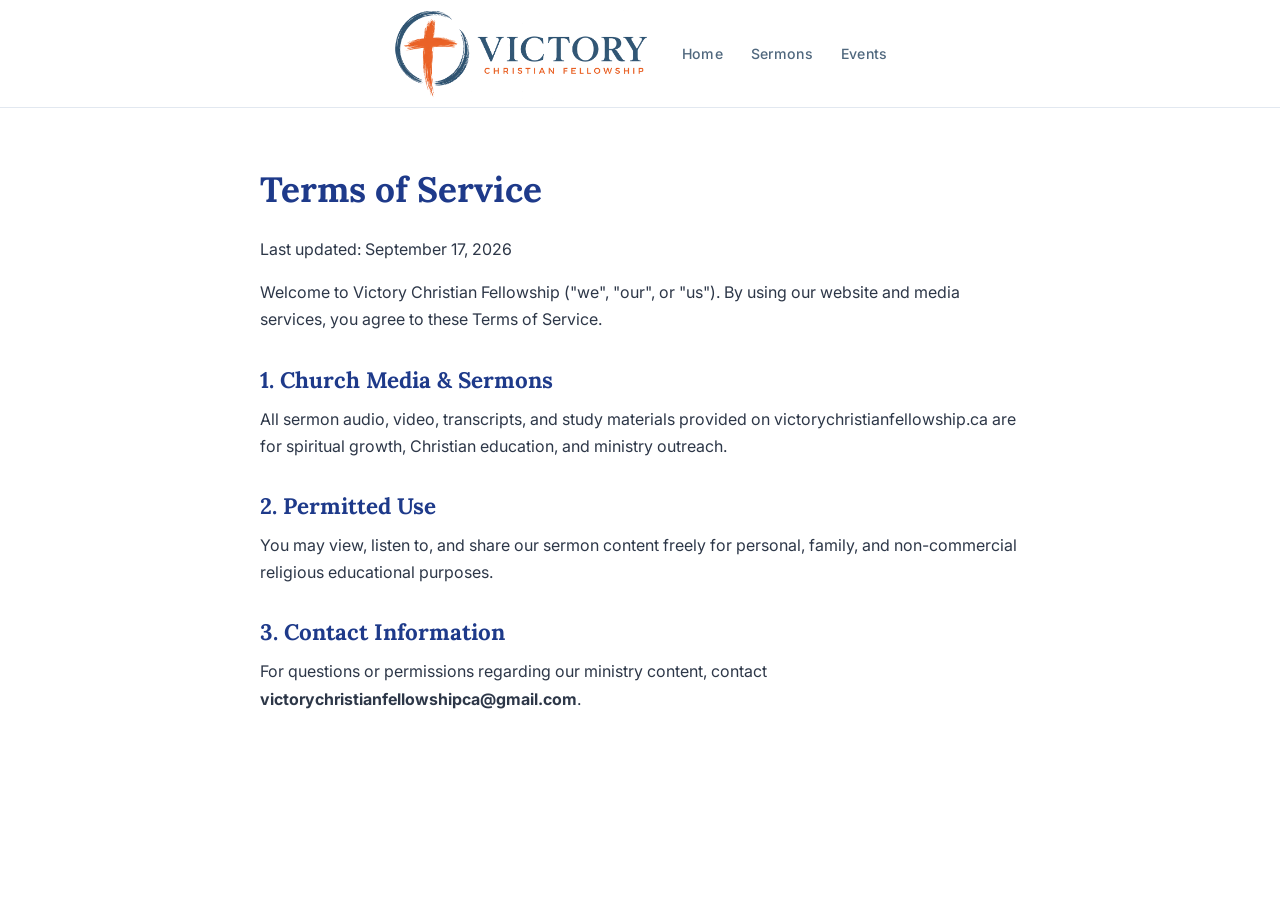
<file: terms.html>
<!DOCTYPE html>
<html lang="en">
<head>
    <meta charset="UTF-8">
    <meta name="viewport" content="width=device-width, initial-scale=1.0">
    <title>Terms of Service | Victory Christian Fellowship</title>
    <link rel="stylesheet" href="style.css?v=18.0">
    <link rel="icon" type="image/png" sizes="32x32" href="favicon-32x32.png?v=1.0">
    <style>
        .legal-content {
            max-width: 800px;
            margin: 60px auto;
            padding: 0 20px;
            color: #2D3748;
            line-height: 1.7;
        }
        .legal-content h1 { font-size: 2.2rem; margin-bottom: 24px; color: #1E3A8A; }
        .legal-content h2 { font-size: 1.4rem; margin-top: 32px; margin-bottom: 12px; color: #1E3A8A; }
        .legal-content p { margin-bottom: 16px; }
    </style>
</head>
<body>
<header id="site-header">
    <div class="container">
        <div class="nav-inner">
            <a href="index.html" class="logo">
                <img src="assets/logo.png?v=11.0" alt="Victory Christian Fellowship">
            </a>
            <nav>
                <ul class="nav-links">
                    <li><a href="index.html">Home</a></li>
                    <li><a href="sermons.html">Sermons</a></li>
                    <li><a href="events.html">Events</a></li>
                </ul>
            </nav>
        </div>
    </div>
</header>
<main class="legal-content">
    <h1>Terms of Service</h1>
    <p>Last updated: September 17, 2026</p>
    <p>Welcome to Victory Christian Fellowship ("we", "our", or "us"). By using our website and media services, you agree to these Terms of Service.</p>
    
    <h2>1. Church Media & Sermons</h2>
    <p>All sermon audio, video, transcripts, and study materials provided on victorychristianfellowship.ca are for spiritual growth, Christian education, and ministry outreach.</p>
    
    <h2>2. Permitted Use</h2>
    <p>You may view, listen to, and share our sermon content freely for personal, family, and non-commercial religious educational purposes.</p>

    <h2>3. Contact Information</h2>
    <p>For questions or permissions regarding our ministry content, contact <strong>victorychristianfellowshipca@gmail.com</strong>.</p>
</main>
</body>
</html>
</file>
<file: style.css>
@import url('https://fonts.googleapis.com/css2?family=Inter:wght@300;400;500;600;700&family=Lora:ital,wght@0,400;0,600;0,700;1,400;1,700&display=swap');

/* ─── DESIGN TOKENS (Brushed Cross Logo: Warm Orange & Slate Blue) ─── */
:root {
    --primary:       #335775;       /* Soft Rich Slate Blue from "VICTORY" */
    --primary-dark:  #20384D;       /* Deep Slate Blue */
    --primary-light: #4A7499;       /* Light Slate Blue */
    --orange:        #EA642A;       /* Vibrant Warm Amber Orange for Buttons & Cross */
    --orange-dark:   #CE5119;       /* Deep Amber Orange for Hover */
    --orange-light:  #F79468;       /* Soft Warm Amber Highlight */
    --rust:          #EA642A;       /* Warm Orange */
    --rust-dark:     #CE5119;
    --rust-light:    #F79468;
    --gold:          #EA642A;       /* Warm Orange Accent */
    --gold-dark:     #CE5119;
    --gold-light:    #F79468;
    --silver:        #7E97AD;       /* Cool Slate Accent */
    --silver-dark:   #50687E;
    --silver-light:  #D5E0EA;
    --fg:            #20384D;       /* Soft Slate Charcoal Headings */
    --fg-light:      #50687E;       /* Slate Body Text */
    --fg-muted:      #7E97AD;       /* Muted Steel */
    --bg:            #FFFFFF;       /* Pure Crisp White Background */
    --bg-alt:        #F8FAFC;       /* Light & Airy Soft Off-White Background */
    --white:         #FFFFFF;
    --card:          #FFFFFF;       /* Clean White Cards */
    --border:        #E2E8F0;       /* Subtle Cool Slate Border */
    --shadow-sm:     0 2px 10px rgba(32,56,77,.04);
    --shadow:        0 8px 26px rgba(32,56,77,.06);
    --shadow-lg:     0 18px 45px rgba(32,56,77,.09);
    --radius:        6px;           /* Modern subtle rounded rectangular style */
    --radius-sm:     3px;
    --radius-full:   9999px;
    --transition:    all .25s ease-out;
    --header-h:      108px;         /* Height of main nav header */
}

/* ─── BASE STYLES ────────────────────────────────────────── */
* {
    margin: 0;
    padding: 0;
    box-sizing: border-box;
}

html {
    scroll-behavior: smooth;
}

body {
    font-family: 'Inter', -apple-system, sans-serif;
    background: var(--bg);
    color: var(--fg);
    line-height: 1.7;
    overflow-x: hidden;
    -webkit-font-smoothing: antialiased;
}

h1, h2, h3, h4 {
    font-family: 'Lora', Georgia, serif;
    font-weight: 700;
    line-height: 1.25;
    color: var(--fg);
}

img {
    max-width: 100%;
    display: block;
}

a {
    text-decoration: none;
    color: inherit;
    transition: var(--transition);
}

/* ─── UTILITY CLASSES ─────────────────────────────────────── */
.container {
    max-width: 1200px;
    margin: 0 auto;
    padding: 0 32px;
}

.section-tag {
    display: inline-block;
    font-size: .75rem;
    font-weight: 700;
    letter-spacing: .12em;
    text-transform: uppercase;
    color: var(--gold);
    margin-bottom: 12px;
}

.text-center {
    text-align: center;
}

.section-heading {
    font-size: clamp(1.8rem, 3.5vw, 2.6rem);
    margin-bottom: 18px;
    font-weight: 700;
}

/* ─── ANNOUNCEMENT BAR ────────────────────────────────────── */
.announcement-bar {
    background-color: var(--primary);
    color: var(--white);
    text-align: center;
    padding: 10px 16px;
    font-size: 0.82rem;
    font-weight: 500;
    letter-spacing: 0.04em;
    z-index: 1001;
    border-bottom: 1px solid rgba(255,255,255,0.08);
}

.announcement-bar a {
    color: var(--gold-light);
    font-weight: 600;
    text-decoration: underline;
    margin-left: 6px;
}

/* ─── SITE HEADER & NAVIGATION ───────────────────────────── */
header {
    position: sticky;
    top: 0;
    width: 100%;
    height: var(--header-h);
    background: rgba(255, 255, 255, 0.98);
    backdrop-filter: blur(12px);
    -webkit-backdrop-filter: blur(12px);
    z-index: 1000;
    border-bottom: 1px solid var(--border);
    display: flex;
    align-items: center;
    transition: var(--transition);
}

header.scrolled {
    box-shadow: var(--shadow-sm);
    height: 88px;
}

.nav-inner {
    width: 100%;
    display: flex;
    justify-content: space-between;
    align-items: center;
    gap: 32px;
}

/* Logo */
.logo {
    display: flex;
    align-items: center;
    gap: 12px;
    flex-shrink: 0;
}

.logo img {
    height: 92px;
    width: auto;
    display: block;
    transition: var(--transition);
}

header.scrolled .logo img {
    height: 78px;
}

/* Nav links */
.nav-links {
    display: flex;
    gap: 28px;
    list-style: none;
    align-items: center;
}

.nav-links a {
    font-size: .88rem;
    font-weight: 500;
    color: var(--fg-light);
    letter-spacing: .02em;
    padding: 6px 0;
    position: relative;
}

.nav-links a:not(.btn):hover, 
.nav-links a.active:not(.btn) {
    color: var(--primary);
}

.nav-links a.active:not(.btn)::after {
    content: '';
    position: absolute;
    bottom: -2px;
    left: 0;
    width: 100%;
    height: 2px;
    background: var(--gold);
}

/* Override nav button styles to fix color specificity issues */
.nav-links a.btn {
    padding: 10px 22px;
}
.nav-links a.btn-primary {
    color: var(--white);
    background: var(--rust);
}
.nav-links a.btn-primary:hover {
    color: var(--white);
    background: var(--rust-dark);
}
.nav-links a.btn-gold {
    color: var(--white);
    background: var(--gold);
}
.nav-links a.btn-gold:hover {
    color: var(--white);
    background: var(--gold-dark);
}

/* ─── BUTTONS ───────────────────────────────────────────── */
.btn {
    display: inline-flex;
    align-items: center;
    justify-content: center;
    gap: 8px;
    padding: 10px 22px;
    border-radius: var(--radius);
    font-weight: 600;
    font-size: .88rem;
    border: 2px solid transparent;
    cursor: pointer;
    transition: var(--transition);
    white-space: nowrap;
}

.btn-primary {
    background: var(--rust);
    color: var(--white);
}

.btn-primary:hover {
    background: var(--rust-dark);
    transform: translateY(-1px);
}

.btn-outline {
    border-color: rgba(255, 255, 255, 0.7);
    color: var(--white);
}

.btn-outline:hover {
    border-color: var(--white);
    background: rgba(255, 255, 255, 0.1);
}

.btn-outline-dark {
    border-color: var(--primary);
    color: var(--primary);
}

.btn-outline-dark:hover {
    background: var(--primary);
    color: var(--white);
}

.btn-gold {
    background: var(--gold);
    color: var(--white);
}

.btn-gold:hover {
    background: var(--gold-dark);
    transform: translateY(-1px);
}

/* ─── HERO SECTION ───────────────────────────────────────── */
.hero {
    position: relative;
    height: 82vh;
    min-height: 560px;
    display: flex;
    align-items: center;
    overflow: hidden;
    background-color: #243B53;
}

.hero-img {
    position: absolute;
    inset: 0;
    width: 100%;
    height: 100%;
    object-fit: cover;
    z-index: 0;
    opacity: 0.75;
}

.hero-overlay {
    position: absolute;
    inset: 0;
    z-index: 1;
    background: linear-gradient(90deg, rgba(27,24,20,0.85) 0%, rgba(27,24,20,0.6) 50%, rgba(27,24,20,0.3) 100%);
}

.hero-content {
    position: relative;
    z-index: 2;
    max-width: 720px;
    color: var(--white);
}

.hero h1 {
    font-size: clamp(2.4rem, 5vw, 4.2rem);
    color: var(--white);
    margin-bottom: 20px;
    font-weight: 700;
}

.hero h1 em {
    color: var(--gold-light);
    font-style: italic;
    font-family: 'Lora', Georgia, serif;
}

.hero p {
    font-size: 1.12rem;
    color: rgba(255, 255, 255, 0.9);
    max-width: 500px;
    margin-bottom: 36px;
    line-height: 1.6;
}

.hero-btns {
    display: flex;
    gap: 14px;
    flex-wrap: wrap;
}

/* Short hero variant (inner pages) */
.hero--short {
    height: 38vh;
    min-height: 280px;
    background-color: var(--primary);
}

.hero--short .hero-overlay {
    background: rgba(27, 24, 20, 0.75);
}

.hero--short .hero-content {
    max-width: 800px;
}

.hero--short h1 {
    font-size: clamp(2rem, 4.5vw, 3.2rem);
    margin-bottom: 10px;
}

.hero--short p {
    font-size: 1.05rem;
    margin-bottom: 0;
    color: rgba(255, 255, 255, 0.85);
}

/* ─── SECTIONS ───────────────────────────────────────────── */
section {
    padding: 80px 0;
}

section.alt-bg {
    background: var(--bg-alt);
}

/* ─── 2-COLUMN FEATURE CARDS (HOME) ──────────────────────── */
.feature-grid {
    display: grid;
    grid-template-columns: repeat(2, 1fr);
    max-width: 860px;
    margin-left: auto;
    margin-right: auto;
    gap: 32px;
    margin-top: -60px; /* Overlaps hero section slightly for modern layout */
    position: relative;
    z-index: 10;
    margin-bottom: 40px;
}

.feature-card {
    background: var(--card);
    border: 1px solid var(--border);
    border-radius: var(--radius);
    box-shadow: var(--shadow);
    overflow: hidden;
    display: flex;
    flex-direction: column;
    transition: var(--transition);
}

.feature-card:hover {
    transform: translateY(-4px);
    box-shadow: var(--shadow-lg);
}

.feature-img-wrap {
    height: 200px;
    overflow: hidden;
    position: relative;
}

.feature-img-wrap img {
    width: 100%;
    height: 100%;
    object-fit: cover;
    object-position: top center;
    transition: var(--transition);
}

.feature-card:hover .feature-img-wrap img {
    transform: scale(1.03);
}

.feature-card-content {
    padding: 30px;
    flex: 1;
    display: flex;
    flex-direction: column;
    align-items: center;
    text-align: center;
}

.feature-card-content h3 {
    font-size: 1.35rem;
    margin-bottom: 12px;
    font-family: 'Lora', Georgia, serif;
}

.feature-card-content p {
    font-size: 0.92rem;
    color: var(--fg-light);
    margin-bottom: 20px;
    line-height: 1.6;
    flex: 1;
}

.feature-card-content .btn {
    width: 100%;
}

/* ─── SERVICE TIMES & LOCATION (HOME) ─────────────────────── */
.location-grid {
    display: grid;
    grid-template-columns: 1.2fr 0.8fr;
    gap: 32px;
    margin-bottom: 48px;
}

.card {
    background: var(--card);
    border: 1px solid var(--border);
    padding: 40px;
    border-radius: var(--radius);
    box-shadow: var(--shadow-sm);
    transition: var(--transition);
}

.card:hover {
    box-shadow: var(--shadow);
}

.icon-badge {
    width: 52px;
    height: 52px;
    border-radius: 8px;
    display: flex;
    align-items: center;
    justify-content: center;
    margin-bottom: 24px;
    background: rgba(234, 100, 42, 0.08);
    border: 1px solid rgba(234, 100, 42, 0.22);
    color: var(--orange-dark);
    transition: var(--transition);
}

.icon-badge svg {
    width: 26px;
    height: 26px;
    stroke: var(--orange-dark);
    display: block;
    transition: var(--transition);
}

.card:hover .icon-badge {
    background: var(--primary);
    border-color: var(--primary);
    color: var(--white);
}

.card:hover .icon-badge svg {
    stroke: var(--white);
}

/* Service item rows */
.service-item {
    display: flex;
    align-items: center;
    gap: 20px;
    padding: 20px 0;
    border-bottom: 1px solid var(--border);
}

.service-item:last-child {
    border-bottom: none;
    padding-bottom: 0;
}

.service-item:first-child {
    padding-top: 0;
}

.service-time {
    font-family: 'Lora', Georgia, serif;
    font-weight: 700;
    font-size: 1.35rem;
    color: var(--gold);
    min-width: 95px;
    text-align: right;
}

.service-name {
    font-weight: 600;
    font-size: 1.05rem;
    color: var(--fg);
}

.service-day {
    font-size: .85rem;
    color: var(--fg-light);
    margin-top: 2px;
}

/* Map Wrapper */
.map-wrap {
    border-radius: var(--radius);
    border: 1px solid var(--border);
    overflow: hidden;
    box-shadow: var(--shadow-sm);
    height: 400px;
}

.map-wrap iframe {
    width: 100%;
    height: 100%;
    border: 0;
    display: block;
}

/* ─── ABOUT PAGE STYLING ─────────────────────────────────── */
.story-layout {
    display: grid;
    grid-template-columns: 1.1fr 0.9fr;
    gap: 60px;
    align-items: center;
}

.story-img-wrap {
    border-radius: var(--radius);
    overflow: hidden;
    box-shadow: var(--shadow);
    border: 1px solid var(--border);
}

.story-img-wrap img {
    width: 100%;
    height: 420px;
    object-fit: cover;
}

/* Statement of Faith */
.faith-list {
    display: grid;
    grid-template-columns: 1fr 1fr;
    gap: 24px;
    max-width: 1000px;
    margin: 0 auto;
}

.faith-item {
    display: flex;
    gap: 20px;
    align-items: flex-start;
    padding: 24px;
    background: var(--white);
    border-radius: var(--radius);
    border: 1px solid var(--border);
    border-left: 3px solid var(--primary);
    transition: var(--transition);
}

.faith-item:hover {
    box-shadow: var(--shadow-sm);
    transform: translateX(2px);
    border-left-color: var(--gold);
}

.faith-num {
    font-family: 'Lora', Georgia, serif;
    font-weight: 700;
    font-size: 1.2rem;
    color: var(--gold);
    min-width: 28px;
    line-height: 1;
}

.faith-item p {
    font-size: 0.92rem;
    color: var(--fg-light);
    line-height: 1.65;
}

/* Leadership cards */
.grid-2 {
    display: grid;
    grid-template-columns: repeat(2, 1fr);
    gap: 32px;
    max-width: 800px;
    margin: 0 auto;
}

.premium-card {
    position: relative;
    border-radius: var(--radius);
    overflow: hidden;
    height: 380px;
    box-shadow: var(--shadow);
    border: 1px solid var(--border);
}

.premium-card img {
    width: 100%;
    height: 100%;
    object-fit: cover;
    transition: var(--transition);
}

.premium-card:hover img {
    transform: scale(1.02);
}

.premium-card .gradient {
    position: absolute;
    inset: 0;
    background: linear-gradient(to top, rgba(27,24,20,0.9) 0%, rgba(27,24,20,0.4) 50%, transparent 100%);
    z-index: 1;
}

.premium-card .content {
    position: absolute;
    bottom: 0;
    left: 0;
    width: 100%;
    padding: 30px;
    z-index: 2;
    color: var(--white);
}

.premium-card .content h3 {
    font-size: 1.5rem;
    color: var(--white);
}

/* ─── EVENTS PAGE STYLING ────────────────────────────────── */
.events-grid {
    display: grid;
    grid-template-columns: repeat(3, 1fr);
    gap: 28px;
}

.event-card {
    background: var(--card);
    border: 1px solid var(--border);
    border-radius: var(--radius);
    overflow: hidden;
    box-shadow: var(--shadow-sm);
    transition: var(--transition);
    display: flex;
    flex-direction: column;
}

.event-card:hover {
    box-shadow: var(--shadow);
    transform: translateY(-2px);
    border-color: var(--gold);
}

.event-card-accent {
    height: 4px;
    background: var(--primary);
}

.event-card:hover .event-card-accent {
    background: var(--gold);
}

.event-card-body {
    padding: 30px;
    flex: 1;
    display: flex;
    flex-direction: column;
}

.event-day-badge {
    display: inline-block;
    font-size: .72rem;
    font-weight: 700;
    letter-spacing: .08em;
    text-transform: uppercase;
    background: var(--bg-alt);
    color: var(--primary);
    border: 1px solid var(--border);
    padding: 4px 10px;
    border-radius: var(--radius-sm);
    margin-bottom: 16px;
    align-self: flex-start;
}

.event-card h3 {
    font-size: 1.3rem;
    margin-bottom: 12px;
    font-family: 'Lora', Georgia, serif;
}

.event-card-time {
    display: flex;
    align-items: center;
    gap: 6px;
    font-size: 0.9rem;
    font-weight: 700;
    color: var(--gold);
    margin-bottom: 16px;
}

.event-card p {
    font-size: .9rem;
    color: var(--fg-light);
    line-height: 1.6;
}

/* ─── SERMON LIBRARY STYLING ─────────────────────────────── */
#sermon-library {
    padding: 60px 0;
}

.sermon-toolbar {
    display: flex;
    gap: 16px;
    align-items: center;
    flex-wrap: wrap;
    margin-bottom: 40px;
    padding: 20px;
    background: var(--white);
    border: 1px solid var(--border);
    border-radius: var(--radius);
}

.sermon-search-wrap {
    position: relative;
    flex: 1;
    min-width: 250px;
}

.sermon-search-icon {
    position: absolute;
    left: 14px;
    top: 50%;
    transform: translateY(-50%);
    color: var(--fg-muted);
    pointer-events: none;
}

.sermon-search-wrap input {
    width: 100%;
    padding: 10px 14px 10px 40px;
    border-radius: var(--radius);
    border: 1px solid var(--border);
    background: var(--bg-alt);
    font-size: .88rem;
    color: var(--fg);
    transition: var(--transition);
    outline: none;
}

.sermon-search-wrap input:focus {
    border-color: var(--primary);
    background: var(--white);
}

.sermon-controls {
    display: flex;
    gap: 12px;
    flex-wrap: wrap;
}

.sermon-controls select {
    padding: 10px 36px 10px 14px;
    border-radius: var(--radius);
    border: 1px solid var(--border);
    background: var(--bg-alt) url("data:image/svg+xml,%3Csvg xmlns='http://www.w3.org/2000/svg' width='12' height='12' viewBox='0 0 24 24' fill='none' stroke='%23605751' stroke-width='2.5' stroke-linecap='round' stroke-linejoin='round'%3E%3Cpolyline points='6 9 12 15 18 9'/%3E%3C/svg%3E") no-repeat right 14px center;
    appearance: none;
    font-size: .88rem;
    font-family: inherit;
    font-weight: 500;
    color: var(--fg-light);
    cursor: pointer;
    outline: none;
    transition: var(--transition);
}

.sermon-controls select:hover,
.sermon-controls select:focus {
    border-color: var(--primary);
}

/* Sermon Grid / Cards */
.sermon-grid {
    display: grid;
    grid-template-columns: repeat(2, 1fr);
    gap: 32px;
}

.sermon-card {
    background: var(--white);
    border: 1px solid var(--border);
    border-radius: var(--radius);
    box-shadow: var(--shadow-sm);
    overflow: hidden;
    transition: var(--transition);
    display: flex;
    flex-direction: column;
}

.sermon-card:hover {
    box-shadow: var(--shadow);
    border-color: var(--gold);
}

.sermon-card-header {
    padding: 24px;
    border-bottom: 1px solid var(--border);
    flex: 1;
}

.sermon-card-meta-top {
    display: flex;
    align-items: center;
    gap: 10px;
    margin-bottom: 8px;
}

.sermon-date {
    font-size: .82rem;
    color: var(--fg-muted);
    font-weight: 500;
}

.sermon-live-badge {
    font-size: .7rem;
    font-weight: 700;
    text-transform: uppercase;
    letter-spacing: .06em;
    background: rgba(230, 110, 40, 0.12);
    color: var(--orange-dark);
    padding: 2px 8px;
    border-radius: var(--radius-sm);
}

.sermon-title {
    font-size: 1.2rem;
    margin-bottom: 12px;
    font-family: 'Lora', Georgia, serif;
    line-height: 1.35;
}

.sermon-tags {
    display: flex;
    flex-wrap: wrap;
    align-items: center;
    gap: 8px;
    margin-top: 4px;
}

.sermon-tag {
    display: inline-flex;
    align-items: center;
    font-size: .75rem;
    font-weight: 600;
    padding: 4px 10px;
    border-radius: var(--radius-sm);
    line-height: 1.2;
    text-decoration: none;
    border: none;
    font-family: inherit;
}

button.sermon-tag--preacher {
    background: var(--bg-alt);
    color: var(--primary);
    border: 1px solid var(--border);
    cursor: pointer;
    transition: var(--transition);
}

button.sermon-tag--preacher:hover {
    background: var(--primary);
    color: var(--white);
    border-color: var(--primary);
    transform: translateY(-1px);
    box-shadow: var(--shadow-sm);
}

button.sermon-tag--preacher svg {
    stroke: currentColor;
    margin-right: 5px;
}

.sermon-tag--scripture {
    background: rgba(234, 100, 42, 0.09);
    color: var(--orange-dark);
    border: 1px solid rgba(234, 100, 42, 0.20);
}

.sermon-tag--scripture svg {
    stroke: currentColor;
    margin-right: 5px;
}

.sermon-tag--date {
    background: rgba(32, 54, 76, 0.08);
    color: var(--text-muted);
    border: 1px solid var(--border);
}

.sermon-tag--date svg {
    stroke: currentColor;
    margin-right: 5px;
}

.sermon-filter-status {
    display: flex;
    align-items: center;
    justify-content: space-between;
    background: var(--bg-alt);
    border: 1px solid var(--border);
    border-radius: var(--radius-sm);
    padding: 10px 16px;
    margin-bottom: 24px;
    font-size: .88rem;
    color: var(--fg);
}

.sermon-filter-status-text strong {
    color: var(--primary);
}

.sermon-filter-reset-btn {
    background: none;
    border: none;
    color: var(--orange-dark);
    font-weight: 600;
    font-size: .82rem;
    cursor: pointer;
    text-decoration: underline;
    padding: 4px 8px;
    border-radius: 4px;
    transition: var(--transition);
}

.sermon-filter-reset-btn:hover {
    background: rgba(234, 100, 42, 0.1);
}

.yt-wrap {
    position: relative;
    width: 100%;
    padding-top: 56.25%;
    background-color: #000;
}

.yt-wrap iframe {
    position: absolute;
    inset: 0;
    width: 100%;
    height: 100%;
    border: none;
}

/* States */
.sermon-state-wrap {
    text-align: center;
    padding: 80px 24px;
    color: var(--fg-light);
}

.sermon-state-wrap h3 {
    font-size: 1.35rem;
    margin-bottom: 8px;
}

.sermon-setup-notice {
    max-width: 480px;
    margin: 0 auto;
    padding: 40px;
    background: var(--white);
    border: 1px solid var(--border);
    border-radius: var(--radius);
    box-shadow: var(--shadow);
}

.sermon-setup-icon {
    font-size: 2.2rem;
    margin-bottom: 12px;
}

.sermon-spinner {
    width: 32px;
    height: 32px;
    border: 2px solid var(--border);
    border-top-color: var(--primary);
    border-radius: 50%;
    animation: spin .7s linear infinite;
    margin: 0 auto 16px;
}

@keyframes spin {
    to { transform: rotate(360deg); }
}

/* ─── SITE FOOTER ────────────────────────────────────────── */
footer {
    background: #20384D;          /* Deep Slate Blue matching logo */
    color: rgba(255, 255, 255, 0.85);
    padding: 80px 0 0;
    font-size: 0.9rem;
    border-top: 4px solid var(--gold);
}

.footer-grid {
    display: grid;
    grid-template-columns: 1.4fr 0.8fr 0.8fr;
    gap: 60px;
    padding-bottom: 60px;
    border-bottom: 1px solid rgba(255, 255, 255, 0.06);
}

.footer-logo-img {
    height: 54px;
    width: auto;
    margin-bottom: 18px;
    display: block;
}

.footer-logo-text {
    font-family: 'Lora', Georgia, serif;
    font-weight: 700;
    font-size: 1.4rem;
    color: var(--white);
    margin-bottom: 6px;
}

.footer-logo-sub {
    font-size: .72rem;
    font-weight: 600;
    letter-spacing: .12em;
    text-transform: uppercase;
    color: var(--gold-light);
    margin-bottom: 16px;
    display: block;
}

.footer-brand p {
    font-size: 0.88rem;
    line-height: 1.7;
    max-width: 340px;
}

footer h4 {
    font-family: 'Inter', -apple-system, sans-serif;
    color: var(--white);
    text-transform: uppercase;
    letter-spacing: .08em;
    font-size: .75rem;
    font-weight: 700;
    margin-bottom: 20px;
}

.footer-links {
    list-style: none;
}

.footer-links li {
    margin-bottom: 10px;
}

.footer-links a:hover {
    color: var(--gold-light);
    padding-left: 2px;
}

.footer-schedule {
    list-style: none;
    padding: 0;
    margin: 14px 0 0;
}

.footer-schedule-item {
    display: flex;
    align-items: center;
    gap: 10px;
    margin-bottom: 9px;
    font-size: .86rem;
    color: rgba(255, 255, 255, 0.85);
}

.footer-schedule-item svg {
    width: 16px;
    height: 16px;
    color: var(--gold-light);
    flex-shrink: 0;
}

.footer-bottom {
    padding: 24px 0;
    text-align: center;
    font-size: .8rem;
    color: rgba(255, 255, 255, 0.4);
}

/* ─── MOBILE NAVIGATION & RESPONSIVENESS ─────────────────── */
.hamburger {
    display: none;
    background: none;
    border: none;
    cursor: pointer;
    flex-direction: column;
    gap: 5px;
    padding: 4px;
}

.hamburger span {
    display: block;
    width: 22px;
    height: 2px;
    background: var(--fg);
    border-radius: 2px;
    transition: var(--transition);
}

.hamburger.active span:nth-child(1) {
    transform: translateY(7px) rotate(45deg);
}

.hamburger.active span:nth-child(2) {
    opacity: 0;
}

.hamburger.active span:nth-child(3) {
    transform: translateY(-7px) rotate(-45deg);
}

/* Desktop responsiveness adjustments */
@media(max-width: 1024px) {
    .feature-grid {
        grid-template-columns: 1fr 1fr;
        margin-top: -40px;
    }
    .feature-card:last-child {
        grid-column: span 1;
    }
    .location-grid {
        grid-template-columns: 1fr;
    }
    .story-layout {
        grid-template-columns: 1fr;
        gap: 40px;
    }
    .story-img-wrap img {
        height: 340px;
    }
}

@media(max-width: 768px) {
    .container {
        padding: 0 24px;
    }
    header {
        height: 86px;
    }
    :root {
        --header-h: 86px;
    }
    .logo img {
        height: 72px;
    }
    .hamburger {
        display: flex;
    }
    .nav-links {
        position: fixed;
        top: 86px;
        left: -100%;
        width: 100%;
        height: calc(100vh - 86px);
        background: var(--bg);
        flex-direction: column;
        padding: 40px 24px;
        gap: 0;
        transition: 0.35s cubic-bezier(0.2, 1, 0.2, 1);
        z-index: 999;
        border-top: 1px solid var(--border);
    }
    .nav-links li {
        width: 100%;
        border-bottom: 1px solid var(--border);
    }
    .nav-links a {
        display: block;
        padding: 16px 0;
        font-size: 1rem;
    }
    .nav-links .btn {
        margin-top: 24px;
        text-align: center;
        width: 100%;
    }
    .nav-links.active {
        left: 0;
    }
    .hero {
        height: auto;
        padding: 120px 0 60px;
    }
    .hero-content {
        text-align: center;
        margin: 0 auto;
    }
    .hero-btns {
        justify-content: center;
    }
    .feature-grid {
        grid-template-columns: 1fr;
        margin-top: 20px;
    }
    .feature-card:last-child {
        grid-column: span 1;
    }
    .events-grid {
        grid-template-columns: 1fr;
    }
    .sermon-grid {
        grid-template-columns: 1fr;
    }
    .faith-list {
        grid-template-columns: 1fr;
    }
    .grid-2 {
        grid-template-columns: 1fr;
    }
    .footer-grid {
        grid-template-columns: 1fr;
        gap: 40px;
    }
    section {
        padding: 60px 0;
    }
}

@media(max-width: 480px) {
    header {
        height: 78px;
    }
    :root {
        --header-h: 78px;
    }
    .logo img {
        height: 60px;
    }
    .nav-links {
        top: 78px;
        height: calc(100vh - 78px);
    }
    .sermon-toolbar {
        flex-direction: column;
        align-items: stretch;
    }
    .sermon-controls {
        flex-direction: column;
    }
}
</file>
